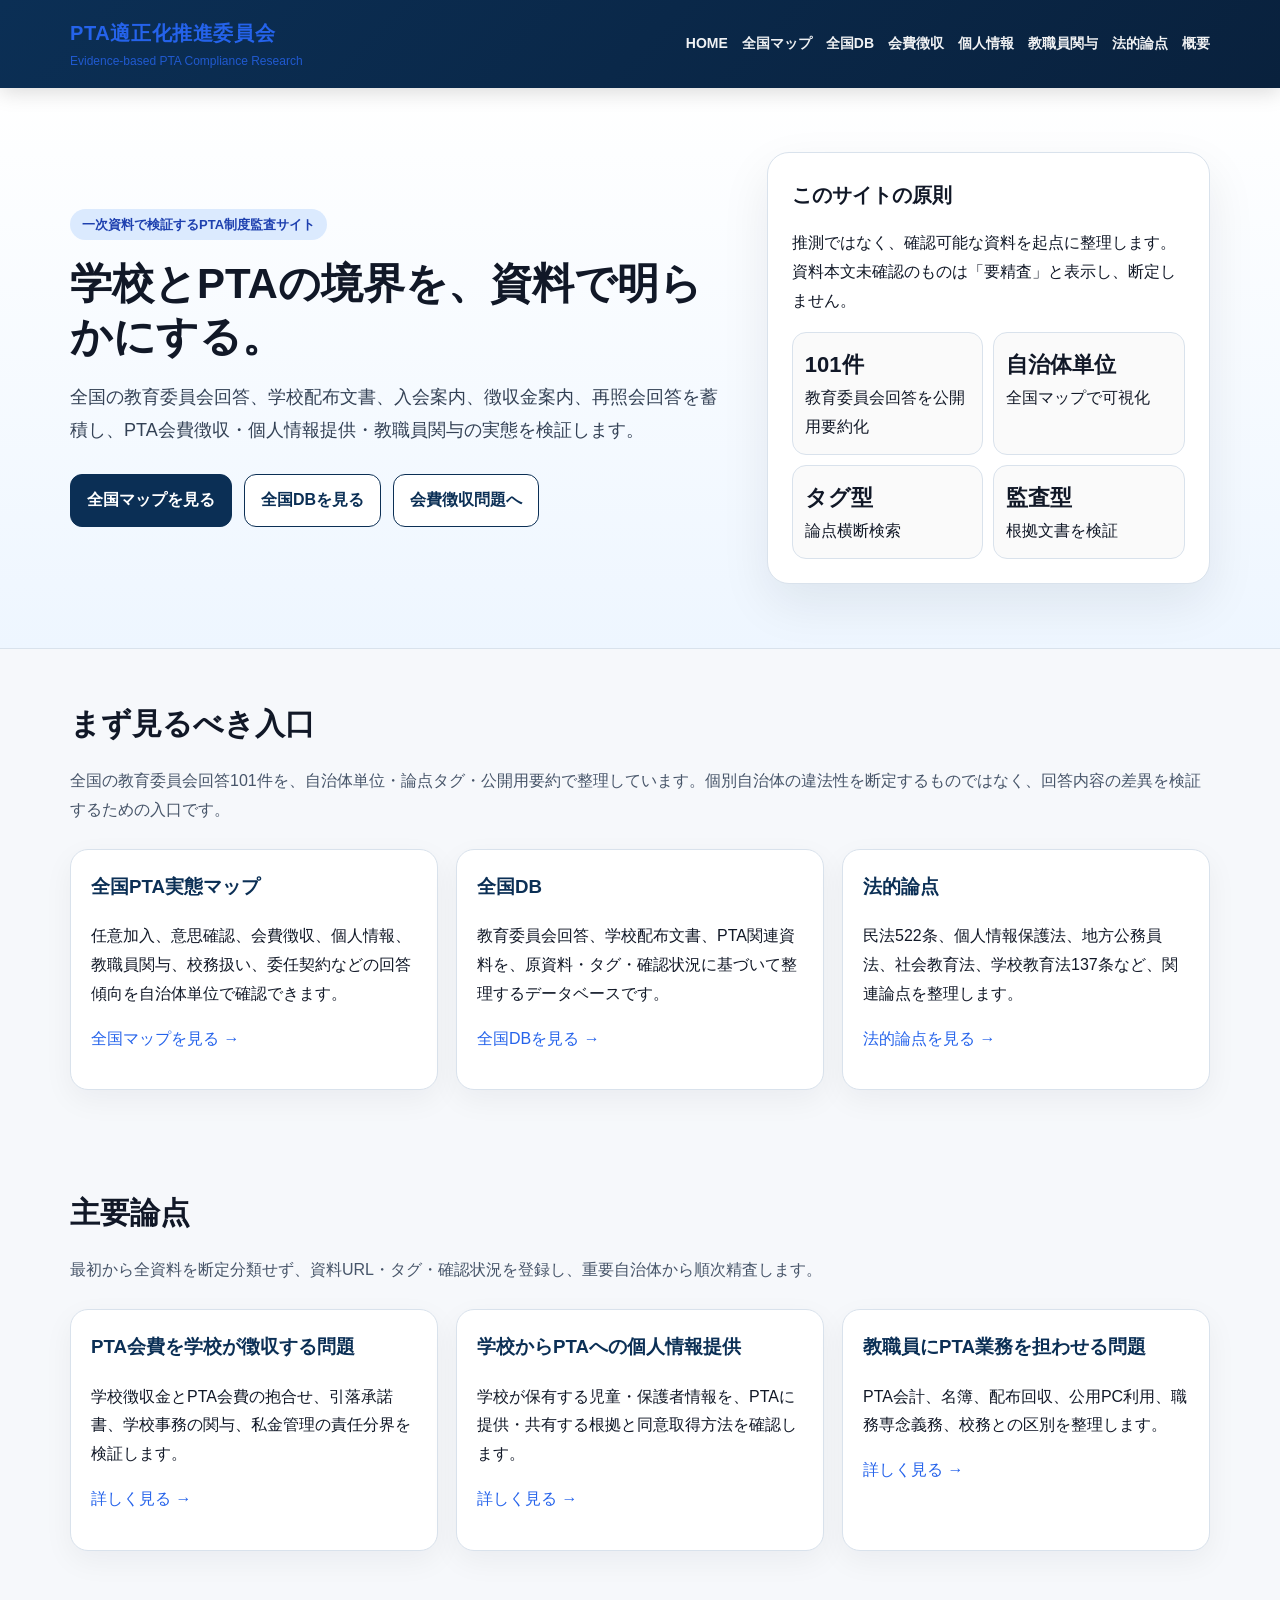
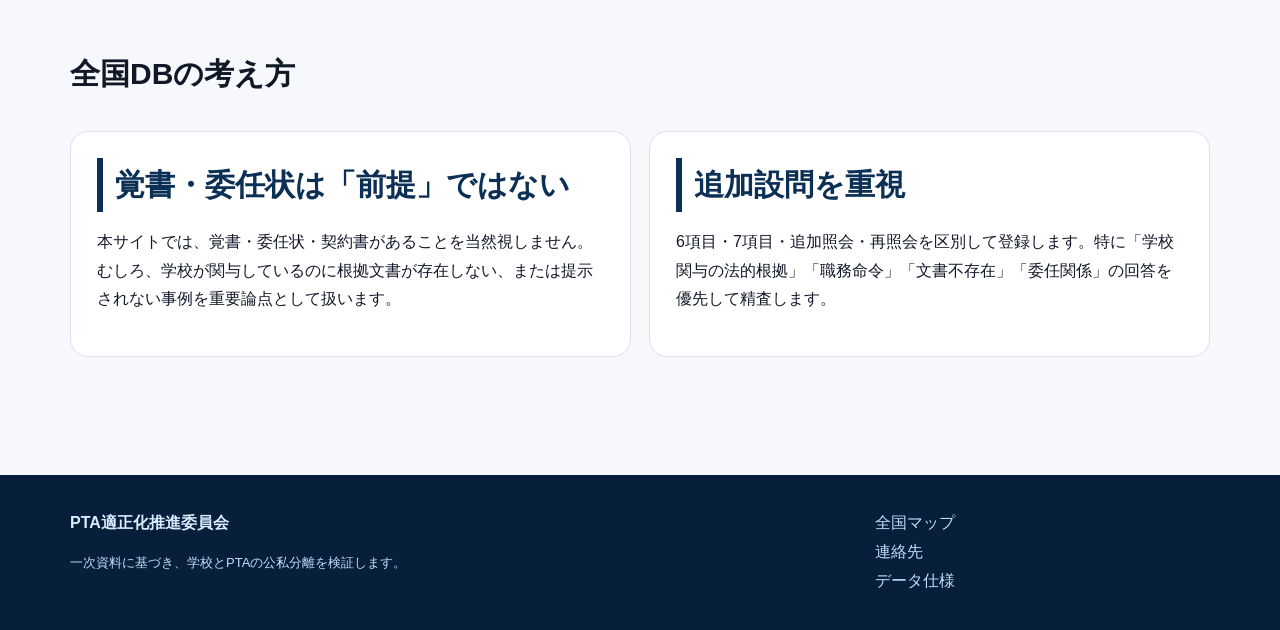
<file: index.html>
<!doctype html><html lang="ja"><head><meta charset="utf-8"><meta name="viewport" content="width=device-width,initial-scale=1"><title>PTA適正化推進委員会｜学校とPTAの境界を一次資料で検証</title><meta name="description" content="全国の教育委員会回答・学校配布文書・法令通知等に基づき、学校とPTAの公私分離を検証する研究サイトです。"><link rel="stylesheet" href="assets/style.css"></head><body><header class="site-header"><div class="container header-inner"><a class="brand" href="index.html"><span class="brand-title">PTA適正化推進委員会</span><span class="brand-sub">Evidence-based PTA Compliance Research</span></a><button class="nav-toggle">MENU</button><nav class="nav"><a href="index.html">HOME</a><a href="pages/map.html">全国マップ</a><a href="pages/database.html">全国DB</a><a href="pages/fee.html">会費徴収</a><a href="pages/privacy.html">個人情報</a><a href="pages/staff.html">教職員関与</a><a href="pages/legal.html">法的論点</a><a href="pages/contact.html">概要</a></nav></div></header><main><section class="hero"><div class="container hero-inner"><div><span class="eyebrow">一次資料で検証するPTA制度監査サイト</span><h1>学校とPTAの境界を、資料で明らかにする。</h1><p class="lead">全国の教育委員会回答、学校配布文書、入会案内、徴収金案内、再照会回答を蓄積し、PTA会費徴収・個人情報提供・教職員関与の実態を検証します。</p><div class="hero-actions"><a class="btn" href="pages/map.html">全国マップを見る</a><a class="btn secondary" href="pages/database.html">全国DBを見る</a><a class="btn secondary" href="pages/fee.html">会費徴収問題へ</a></div></div><aside class="hero-card"><h2>このサイトの原則</h2><p>推測ではなく、確認可能な資料を起点に整理します。資料本文未確認のものは「要精査」と表示し、断定しません。</p><div class="status-grid"><div class="status"><b>101件</b>教育委員会回答を公開用要約化</div><div class="status"><b>自治体単位</b>全国マップで可視化</div><div class="status"><b>タグ型</b>論点横断検索</div><div class="status"><b>監査型</b>根拠文書を検証</div></div></aside></div></section><section class="section"><div class="container"><h2>まず見るべき入口</h2><p class="section-intro">全国の教育委員会回答101件を、自治体単位・論点タグ・公開用要約で整理しています。個別自治体の違法性を断定するものではなく、回答内容の差異を検証するための入口です。</p><div class="cards"><article class="card"><h3>全国PTA実態マップ</h3><p>任意加入、意思確認、会費徴収、個人情報、教職員関与、校務扱い、委任契約などの回答傾向を自治体単位で確認できます。</p><p><a href="pages/map.html">全国マップを見る →</a></p></article><article class="card"><h3>全国DB</h3><p>教育委員会回答、学校配布文書、PTA関連資料を、原資料・タグ・確認状況に基づいて整理するデータベースです。</p><p><a href="pages/database.html">全国DBを見る →</a></p></article><article class="card"><h3>法的論点</h3><p>民法522条、個人情報保護法、地方公務員法、社会教育法、学校教育法137条など、関連論点を整理します。</p><p><a href="pages/legal.html">法的論点を見る →</a></p></article></div></div></section><section class="section"><div class="container"><h2>主要論点</h2><p class="section-intro">最初から全資料を断定分類せず、資料URL・タグ・確認状況を登録し、重要自治体から順次精査します。</p><div class="cards"><article class="card"><h3>PTA会費を学校が徴収する問題</h3><p>学校徴収金とPTA会費の抱合せ、引落承諾書、学校事務の関与、私金管理の責任分界を検証します。</p><p><a href="pages/fee.html">詳しく見る →</a></p></article><article class="card"><h3>学校からPTAへの個人情報提供</h3><p>学校が保有する児童・保護者情報を、PTAに提供・共有する根拠と同意取得方法を確認します。</p><p><a href="pages/privacy.html">詳しく見る →</a></p></article><article class="card"><h3>教職員にPTA業務を担わせる問題</h3><p>PTA会計、名簿、配布回収、公用PC利用、職務専念義務、校務との区別を整理します。</p><p><a href="pages/staff.html">詳しく見る →</a></p></article></div></div></section><section class="section"><div class="container"><h2>全国DBの考え方</h2><div class="two-col"><div class="article"><h2>覚書・委任状は「前提」ではない</h2><p>本サイトでは、覚書・委任状・契約書があることを当然視しません。むしろ、学校が関与しているのに根拠文書が存在しない、または提示されない事例を重要論点として扱います。</p></div><div class="article"><h2>追加設問を重視</h2><p>6項目・7項目・追加照会・再照会を区別して登録します。特に「学校関与の法的根拠」「職務命令」「文書不存在」「委任関係」の回答を優先して精査します。</p></div></div></div></section></main><footer class="site-footer"><div class="container footer-inner"><div><b>PTA適正化推進委員会</b><p class="small">一次資料に基づき、学校とPTAの公私分離を検証します。</p></div><div><a href="pages/map.html">全国マップ</a><br><a href="pages/contact.html">連絡先</a><br><a href="data/schema.md">データ仕様</a></div></div></footer><script src="assets/app.js"></script></body></html>
</file>
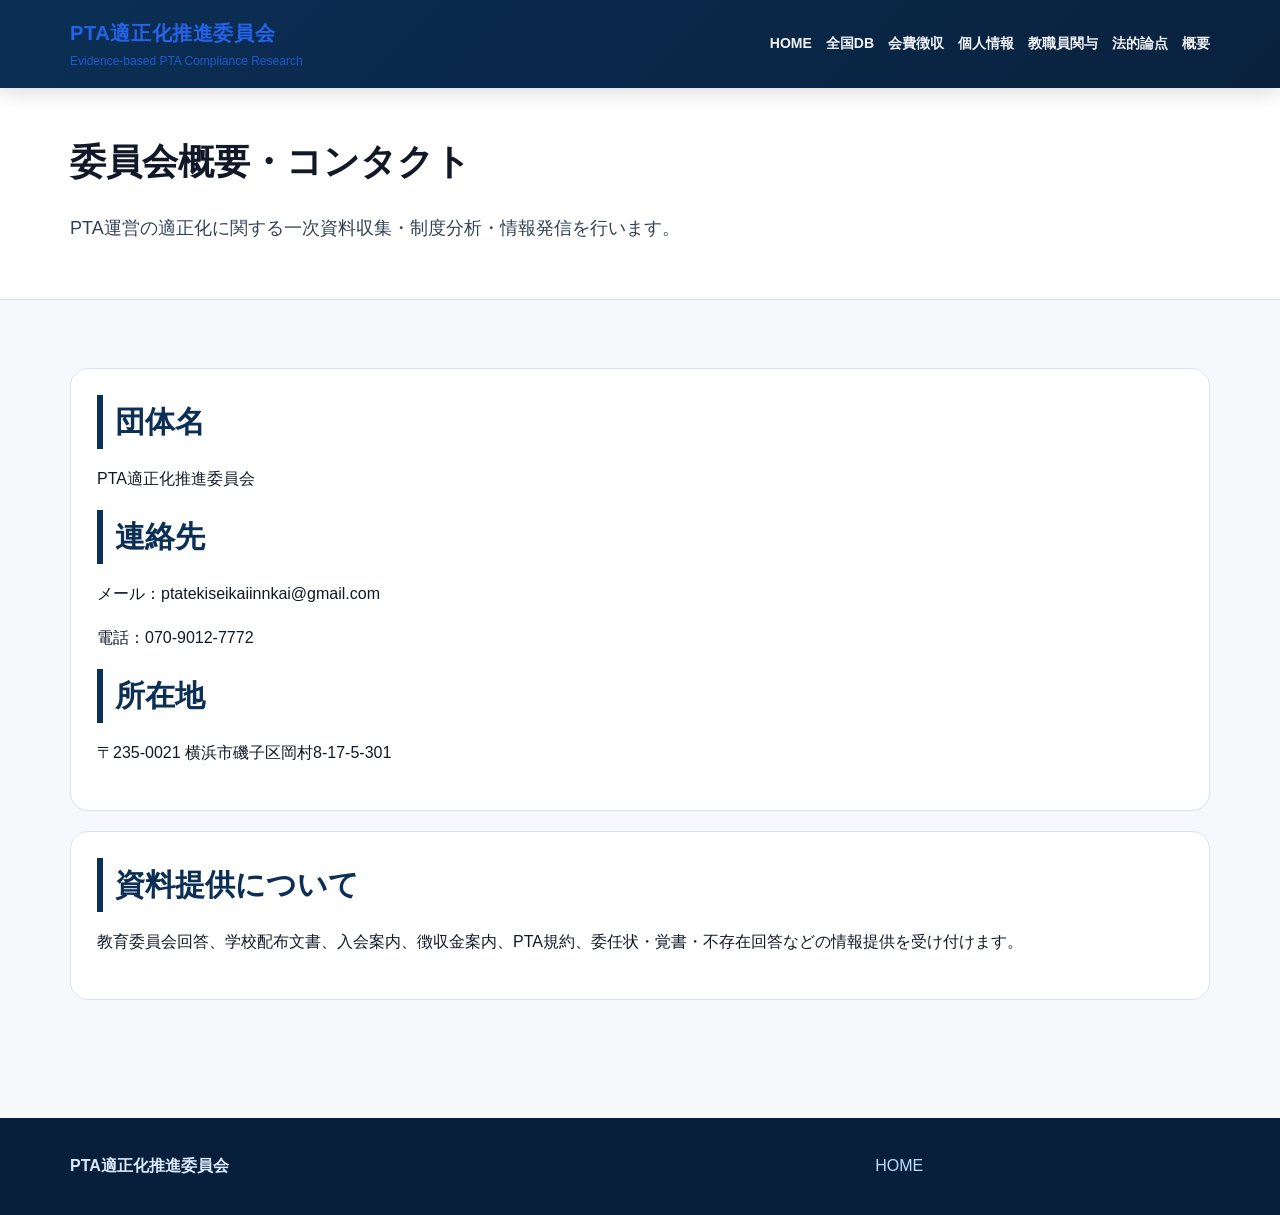
<file: pages/contact.html>
<!doctype html><html lang="ja"><head><meta charset="utf-8"><meta name="viewport" content="width=device-width,initial-scale=1"><title>委員会概要・連絡先</title><link rel="stylesheet" href="../assets/style.css"></head><body><header class="site-header"><div class="container header-inner"><a class="brand" href="../index.html"><span class="brand-title">PTA適正化推進委員会</span><span class="brand-sub">Evidence-based PTA Compliance Research</span></a><button class="nav-toggle">MENU</button><nav class="nav"><a href="../index.html">HOME</a><a href="database.html">全国DB</a><a href="fee.html">会費徴収</a><a href="privacy.html">個人情報</a><a href="staff.html">教職員関与</a><a href="legal.html">法的論点</a><a href="contact.html">概要</a></nav></div></header><main><section class="page-title"><div class="container"><h1>委員会概要・コンタクト</h1><p class="lead">PTA運営の適正化に関する一次資料収集・制度分析・情報発信を行います。</p></div></section><section class="section"><div class="container"><article class="article"><h2>団体名</h2><p>PTA適正化推進委員会</p><h2>連絡先</h2><p>メール：ptatekiseikaiinnkai@gmail.com</p><p>電話：070-9012-7772</p><h2>所在地</h2><p>〒235-0021 横浜市磯子区岡村8-17-5-301</p></article><article class="article"><h2>資料提供について</h2><p>教育委員会回答、学校配布文書、入会案内、徴収金案内、PTA規約、委任状・覚書・不存在回答などの情報提供を受け付けます。</p></article></div></section></main><footer class="site-footer"><div class="container footer-inner"><div><b>PTA適正化推進委員会</b></div><div><a href="../index.html">HOME</a></div></div></footer><script src="../assets/app.js"></script></body></html>
</file>
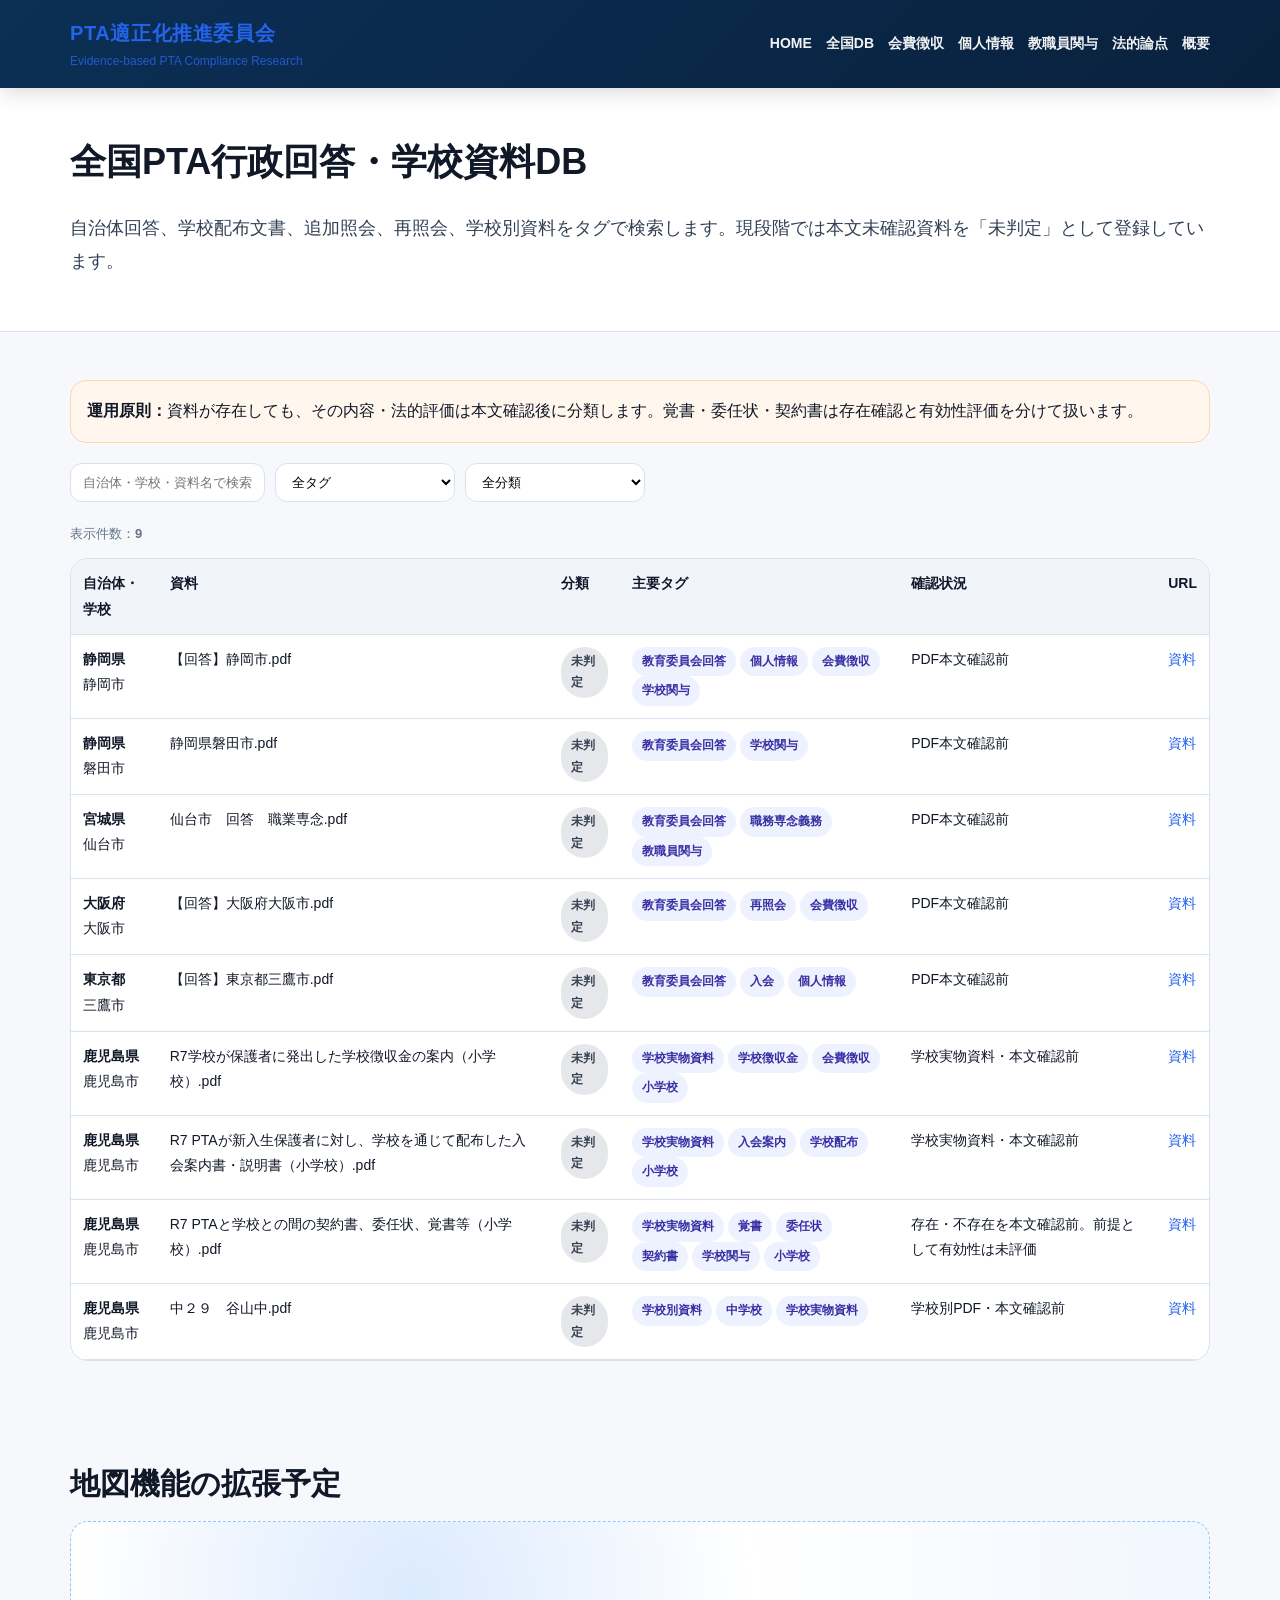
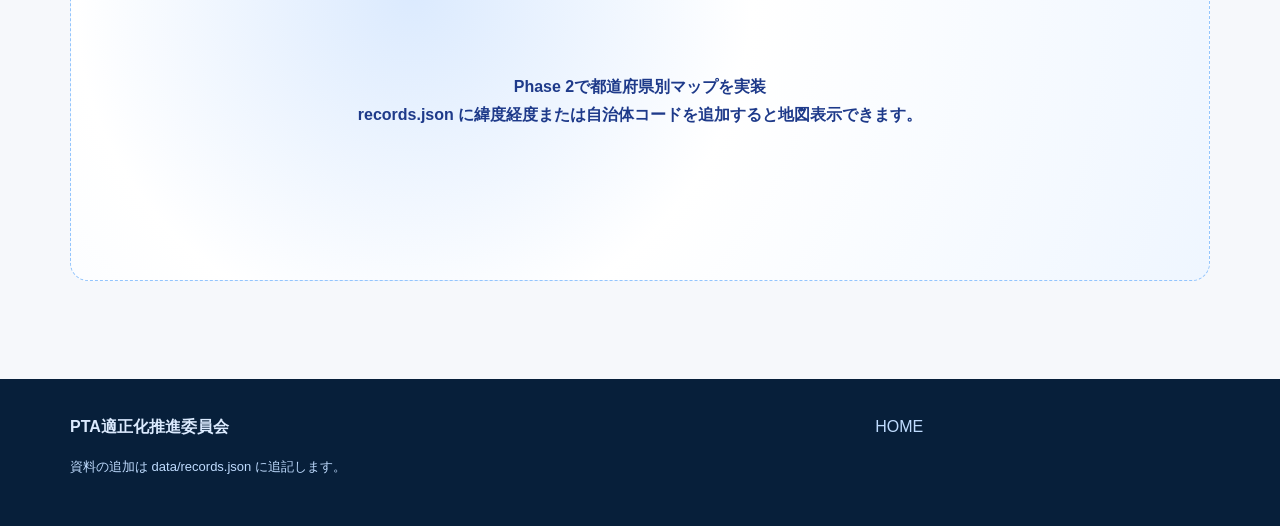
<file: pages/database.html>
<!doctype html><html lang="ja"><head><meta charset="utf-8"><meta name="viewport" content="width=device-width,initial-scale=1"><title>全国PTA行政回答DB｜PTA適正化推進委員会</title><link rel="stylesheet" href="../assets/style.css"></head><body><header class="site-header"><div class="container header-inner"><a class="brand" href="../index.html"><span class="brand-title">PTA適正化推進委員会</span><span class="brand-sub">Evidence-based PTA Compliance Research</span></a><button class="nav-toggle">MENU</button><nav class="nav"><a href="../index.html">HOME</a><a href="database.html">全国DB</a><a href="fee.html">会費徴収</a><a href="privacy.html">個人情報</a><a href="staff.html">教職員関与</a><a href="legal.html">法的論点</a><a href="contact.html">概要</a></nav></div></header><main><section class="page-title"><div class="container"><h1>全国PTA行政回答・学校資料DB</h1><p class="lead">自治体回答、学校配布文書、追加照会、再照会、学校別資料をタグで検索します。現段階では本文未確認資料を「未判定」として登録しています。</p></div></section><section class="section"><div class="container"><div class="notice"><b>運用原則：</b>資料が存在しても、その内容・法的評価は本文確認後に分類します。覚書・委任状・契約書は存在確認と有効性評価を分けて扱います。</div><div class="filters"><input id="q" placeholder="自治体・学校・資料名で検索"><select id="tag"></select><select id="type"><option value="">全分類</option><option value="A">適正分離</option><option value="B">委任・依頼継続</option><option value="C">資料確認中</option><option value="D">高リスク</option><option value="N">未判定</option></select></div><p class="small">表示件数：<b id="count">0</b></p><div id="db-table" class="table-wrap"></div></div></section><section class="section"><div class="container"><h2>地図機能の拡張予定</h2><div class="map-placeholder">Phase 2で都道府県別マップを実装<br>records.json に緯度経度または自治体コードを追加すると地図表示できます。</div></div></section></main><footer class="site-footer"><div class="container footer-inner"><div><b>PTA適正化推進委員会</b><p class="small">資料の追加は data/records.json に追記します。</p></div><div><a href="../index.html">HOME</a></div></div></footer><script src="../assets/app.js"></script></body></html>
</file>
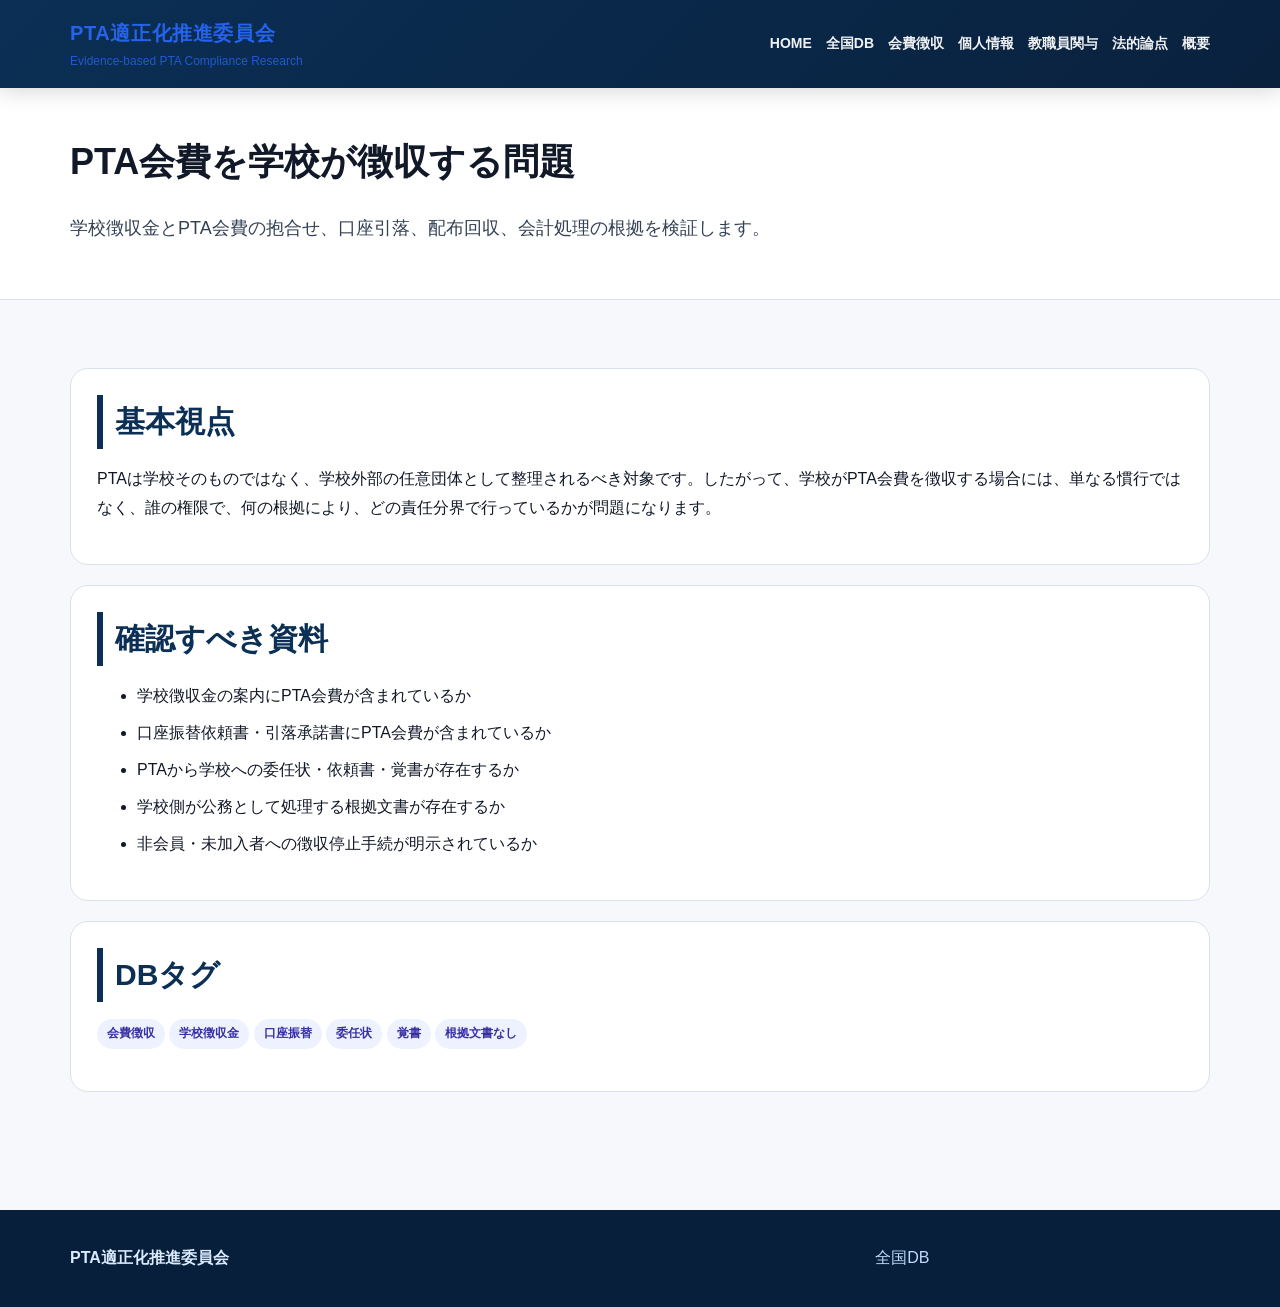
<file: pages/fee.html>
<!doctype html><html lang="ja"><head><meta charset="utf-8"><meta name="viewport" content="width=device-width,initial-scale=1"><title>PTA会費徴収問題</title><link rel="stylesheet" href="../assets/style.css"></head><body><header class="site-header"><div class="container header-inner"><a class="brand" href="../index.html"><span class="brand-title">PTA適正化推進委員会</span><span class="brand-sub">Evidence-based PTA Compliance Research</span></a><button class="nav-toggle">MENU</button><nav class="nav"><a href="../index.html">HOME</a><a href="database.html">全国DB</a><a href="fee.html">会費徴収</a><a href="privacy.html">個人情報</a><a href="staff.html">教職員関与</a><a href="legal.html">法的論点</a><a href="contact.html">概要</a></nav></div></header><main><section class="page-title"><div class="container"><h1>PTA会費を学校が徴収する問題</h1><p class="lead">学校徴収金とPTA会費の抱合せ、口座引落、配布回収、会計処理の根拠を検証します。</p></div></section><section class="section"><div class="container"><article class="article"><h2>基本視点</h2><p>PTAは学校そのものではなく、学校外部の任意団体として整理されるべき対象です。したがって、学校がPTA会費を徴収する場合には、単なる慣行ではなく、誰の権限で、何の根拠により、どの責任分界で行っているかが問題になります。</p></article><article class="article"><h2>確認すべき資料</h2><ul class="checklist"><li>学校徴収金の案内にPTA会費が含まれているか</li><li>口座振替依頼書・引落承諾書にPTA会費が含まれているか</li><li>PTAから学校への委任状・依頼書・覚書が存在するか</li><li>学校側が公務として処理する根拠文書が存在するか</li><li>非会員・未加入者への徴収停止手続が明示されているか</li></ul></article><article class="article"><h2>DBタグ</h2><p><span class="tag">会費徴収</span> <span class="tag">学校徴収金</span> <span class="tag">口座振替</span> <span class="tag">委任状</span> <span class="tag">覚書</span> <span class="tag">根拠文書なし</span></p></article></div></section></main><footer class="site-footer"><div class="container footer-inner"><div><b>PTA適正化推進委員会</b></div><div><a href="database.html">全国DB</a></div></div></footer><script src="../assets/app.js"></script></body></html>
</file>
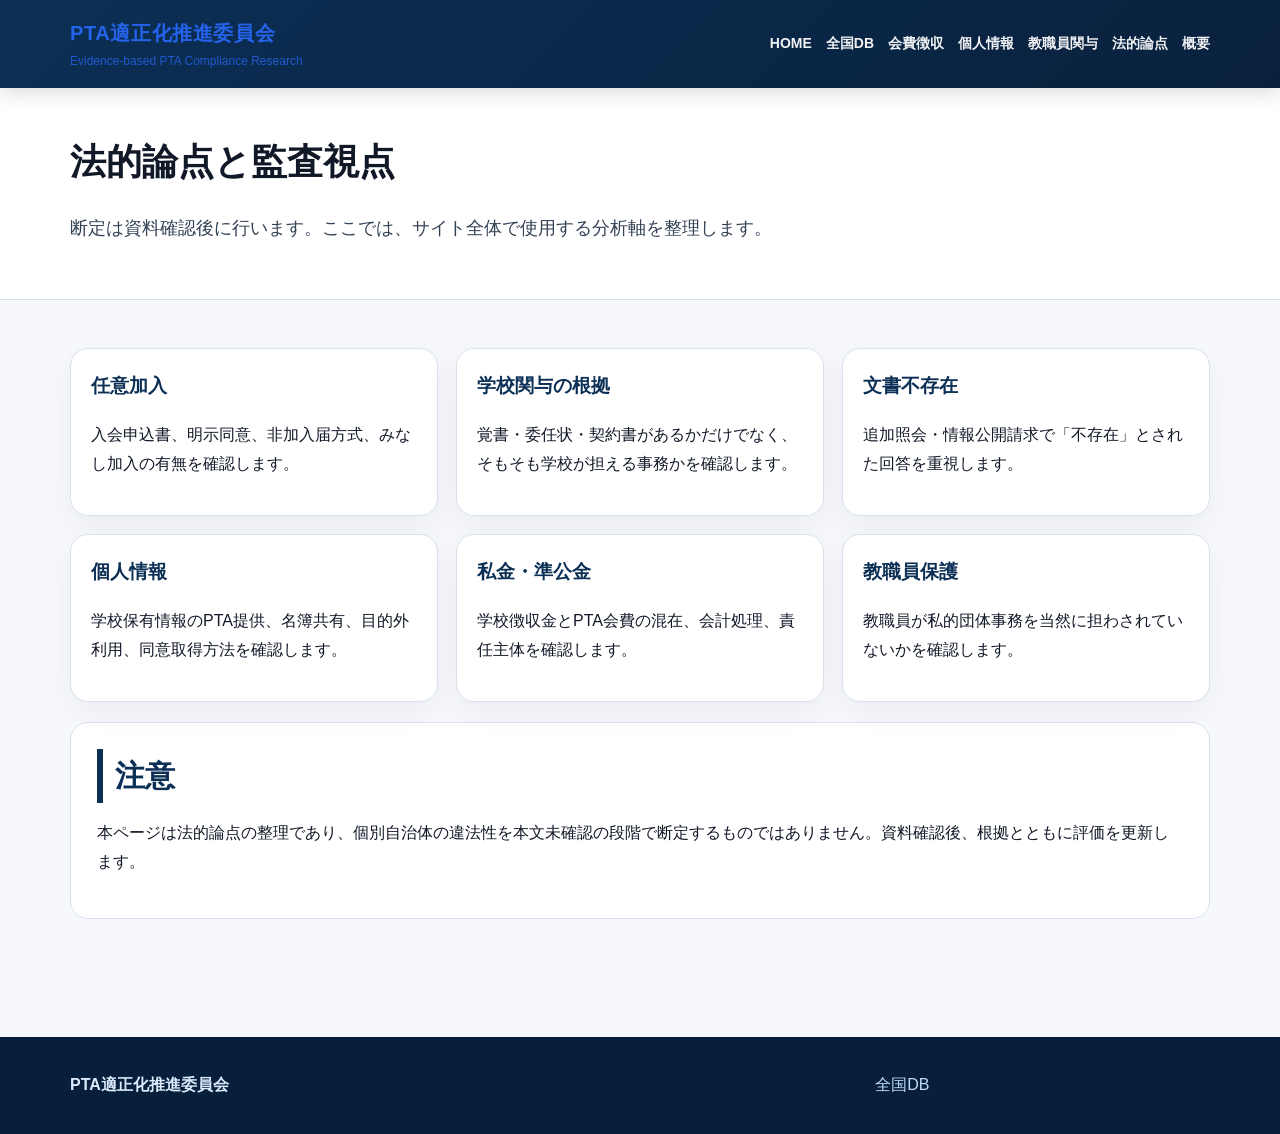
<file: pages/legal.html>
<!doctype html><html lang="ja"><head><meta charset="utf-8"><meta name="viewport" content="width=device-width,initial-scale=1"><title>法的論点と監査視点</title><link rel="stylesheet" href="../assets/style.css"></head><body><header class="site-header"><div class="container header-inner"><a class="brand" href="../index.html"><span class="brand-title">PTA適正化推進委員会</span><span class="brand-sub">Evidence-based PTA Compliance Research</span></a><button class="nav-toggle">MENU</button><nav class="nav"><a href="../index.html">HOME</a><a href="database.html">全国DB</a><a href="fee.html">会費徴収</a><a href="privacy.html">個人情報</a><a href="staff.html">教職員関与</a><a href="legal.html">法的論点</a><a href="contact.html">概要</a></nav></div></header><main><section class="page-title"><div class="container"><h1>法的論点と監査視点</h1><p class="lead">断定は資料確認後に行います。ここでは、サイト全体で使用する分析軸を整理します。</p></div></section><section class="section"><div class="container"><div class="cards"><article class="card"><h3>任意加入</h3><p>入会申込書、明示同意、非加入届方式、みなし加入の有無を確認します。</p></article><article class="card"><h3>学校関与の根拠</h3><p>覚書・委任状・契約書があるかだけでなく、そもそも学校が担える事務かを確認します。</p></article><article class="card"><h3>文書不存在</h3><p>追加照会・情報公開請求で「不存在」とされた回答を重視します。</p></article><article class="card"><h3>個人情報</h3><p>学校保有情報のPTA提供、名簿共有、目的外利用、同意取得方法を確認します。</p></article><article class="card"><h3>私金・準公金</h3><p>学校徴収金とPTA会費の混在、会計処理、責任主体を確認します。</p></article><article class="card"><h3>教職員保護</h3><p>教職員が私的団体事務を当然に担わされていないかを確認します。</p></article></div><article class="article"><h2>注意</h2><p>本ページは法的論点の整理であり、個別自治体の違法性を本文未確認の段階で断定するものではありません。資料確認後、根拠とともに評価を更新します。</p></article></div></section></main><footer class="site-footer"><div class="container footer-inner"><div><b>PTA適正化推進委員会</b></div><div><a href="database.html">全国DB</a></div></div></footer><script src="../assets/app.js"></script></body></html>
</file>
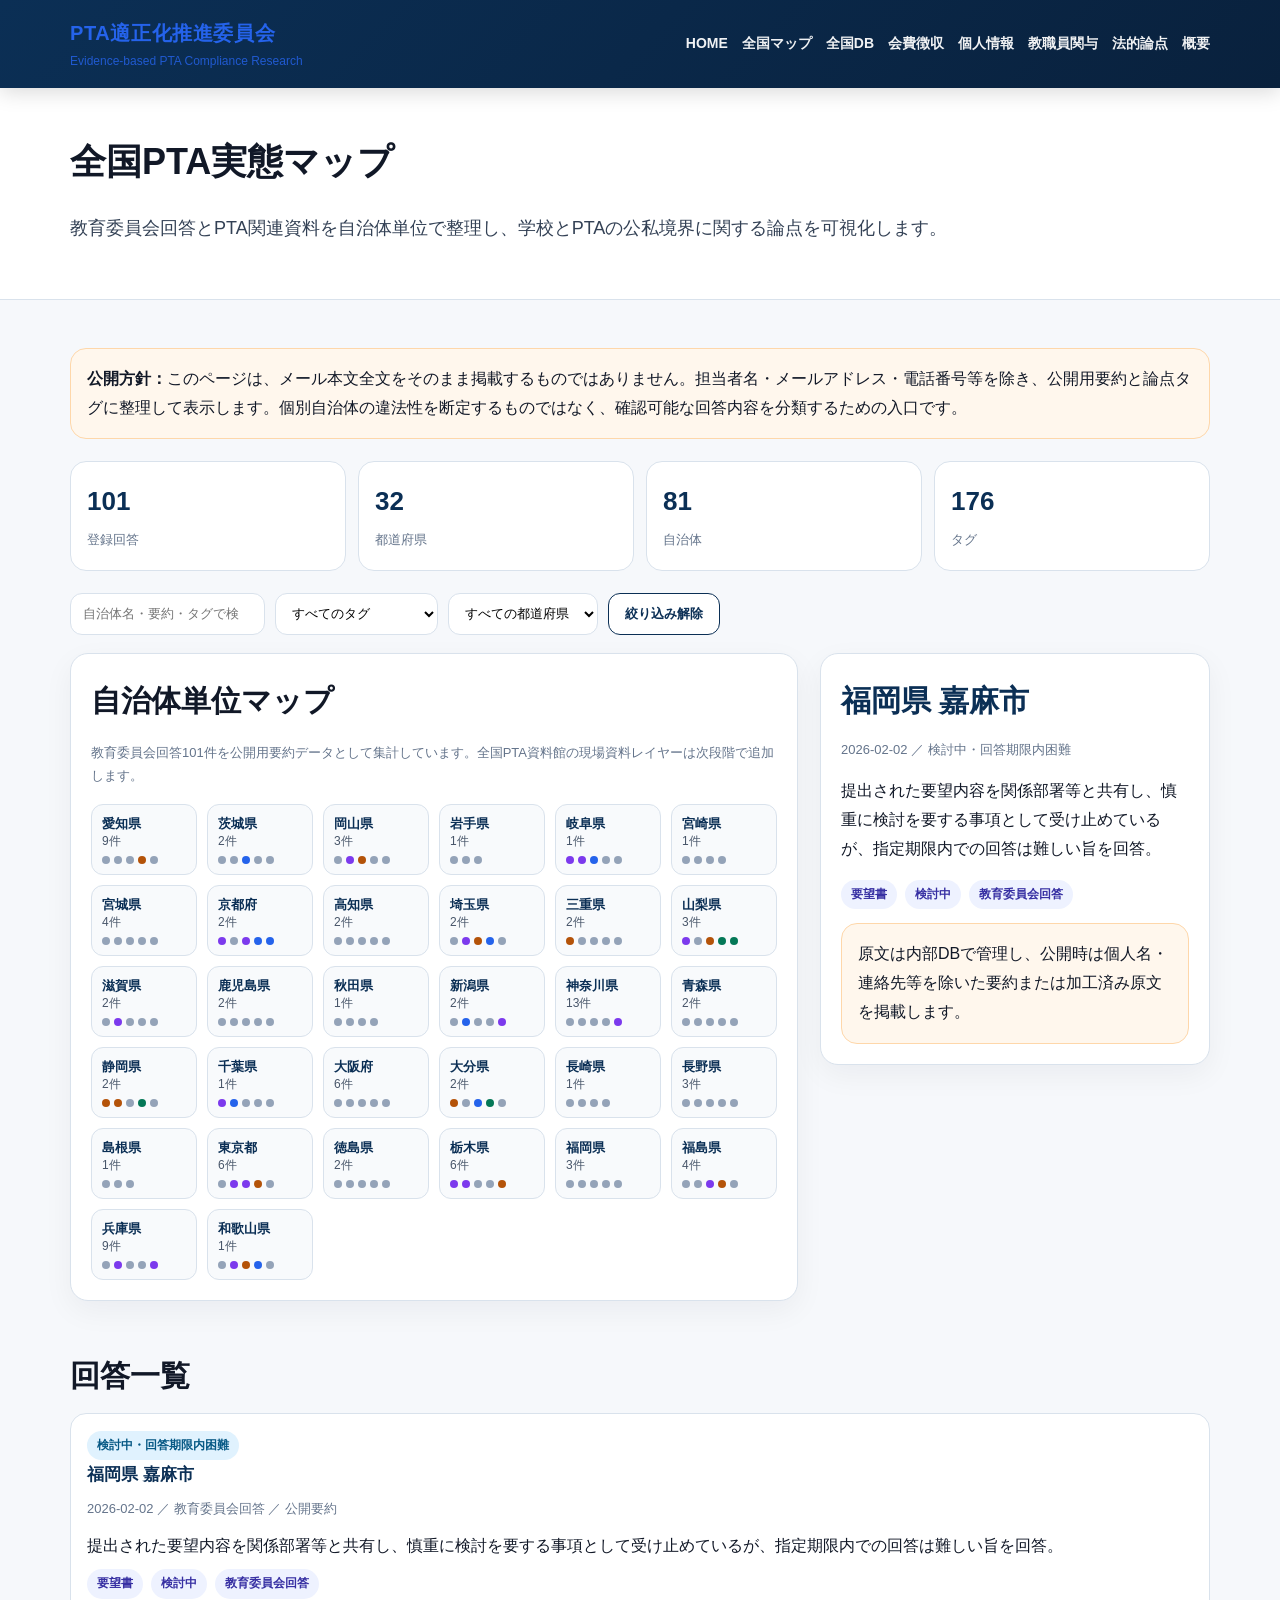
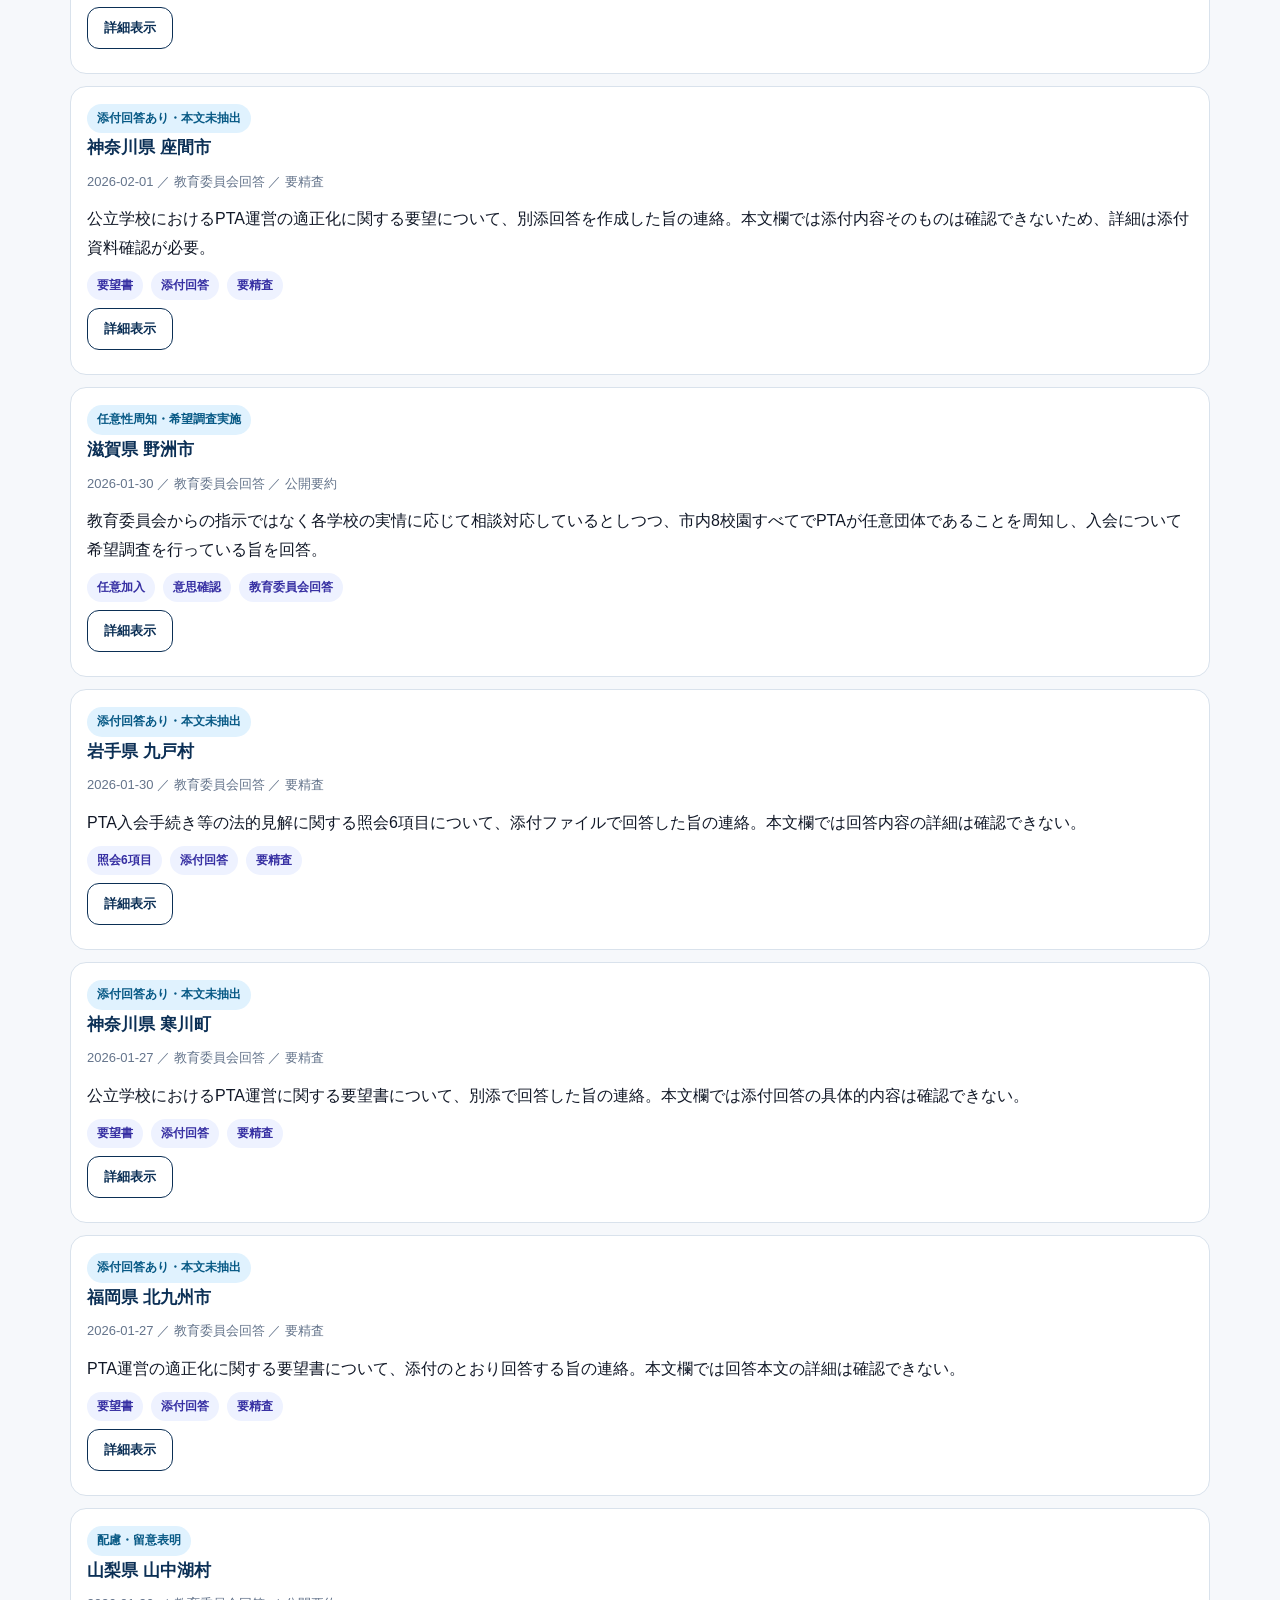
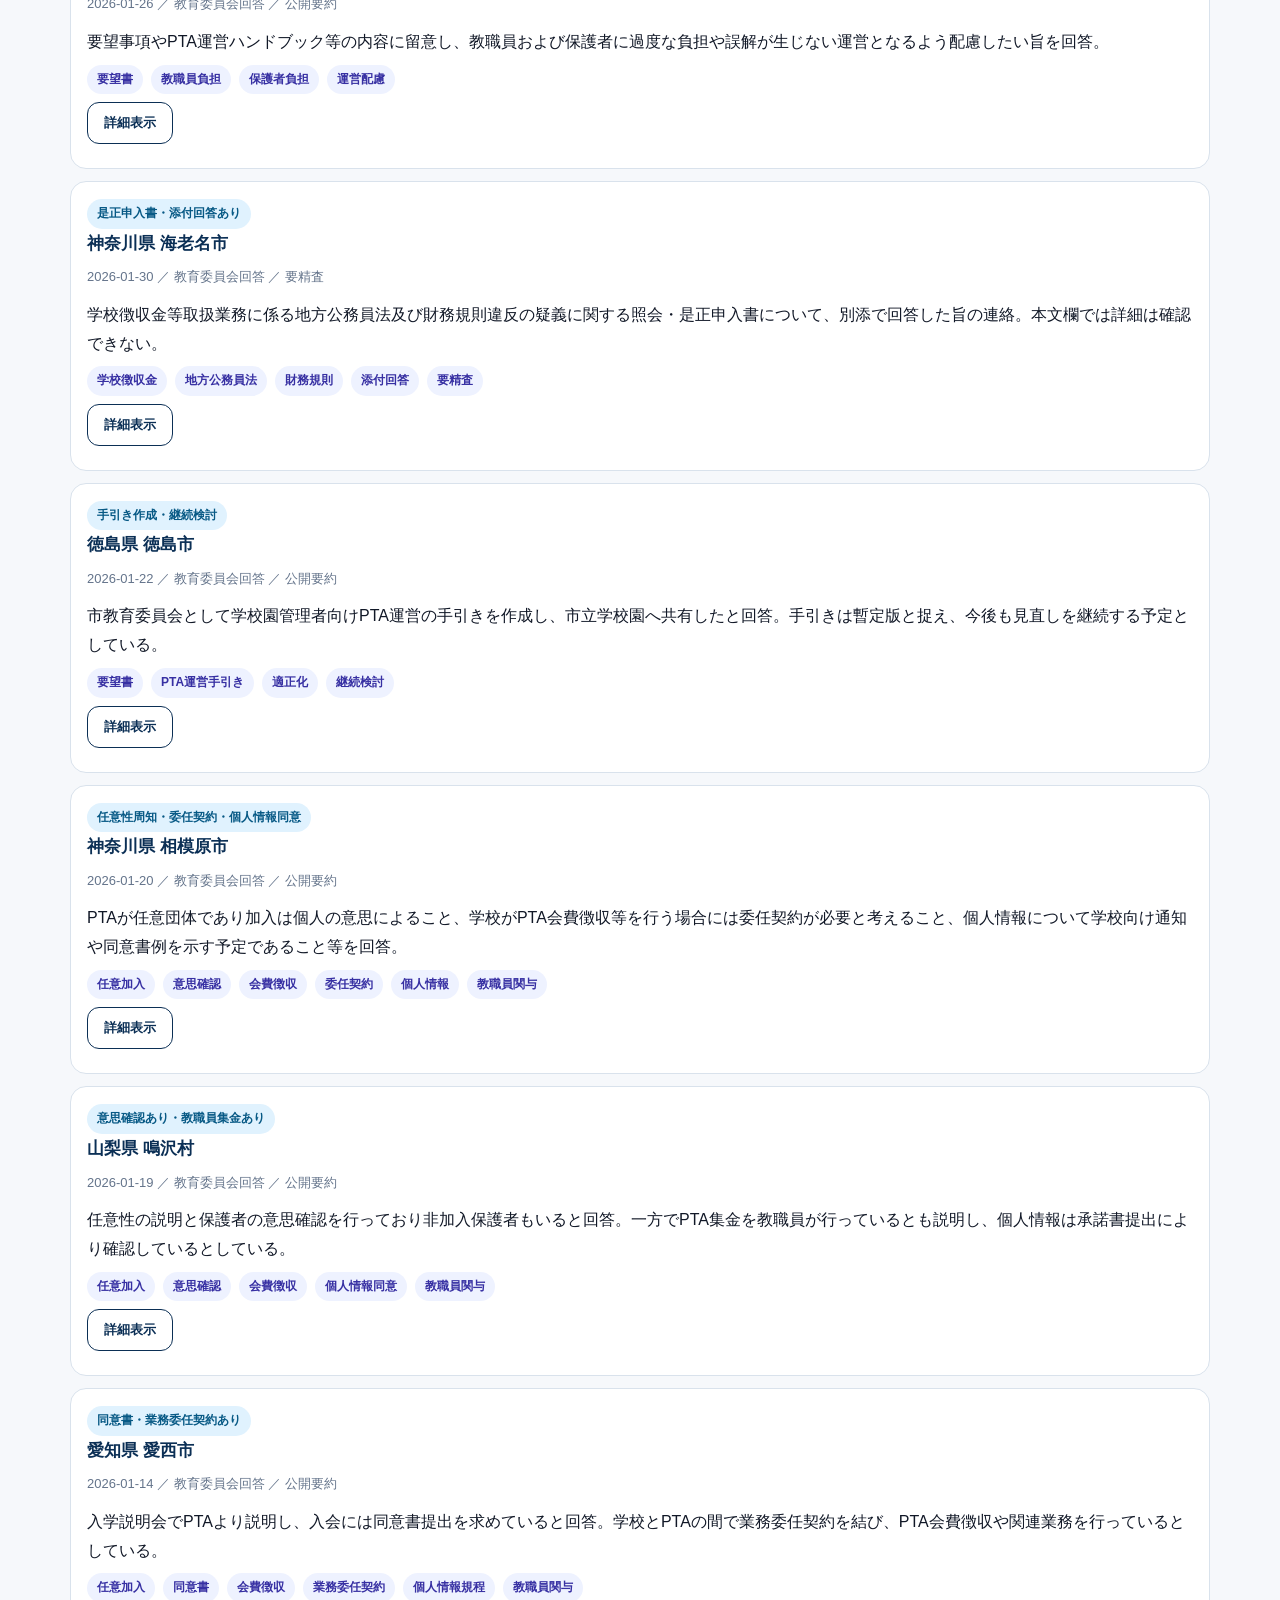
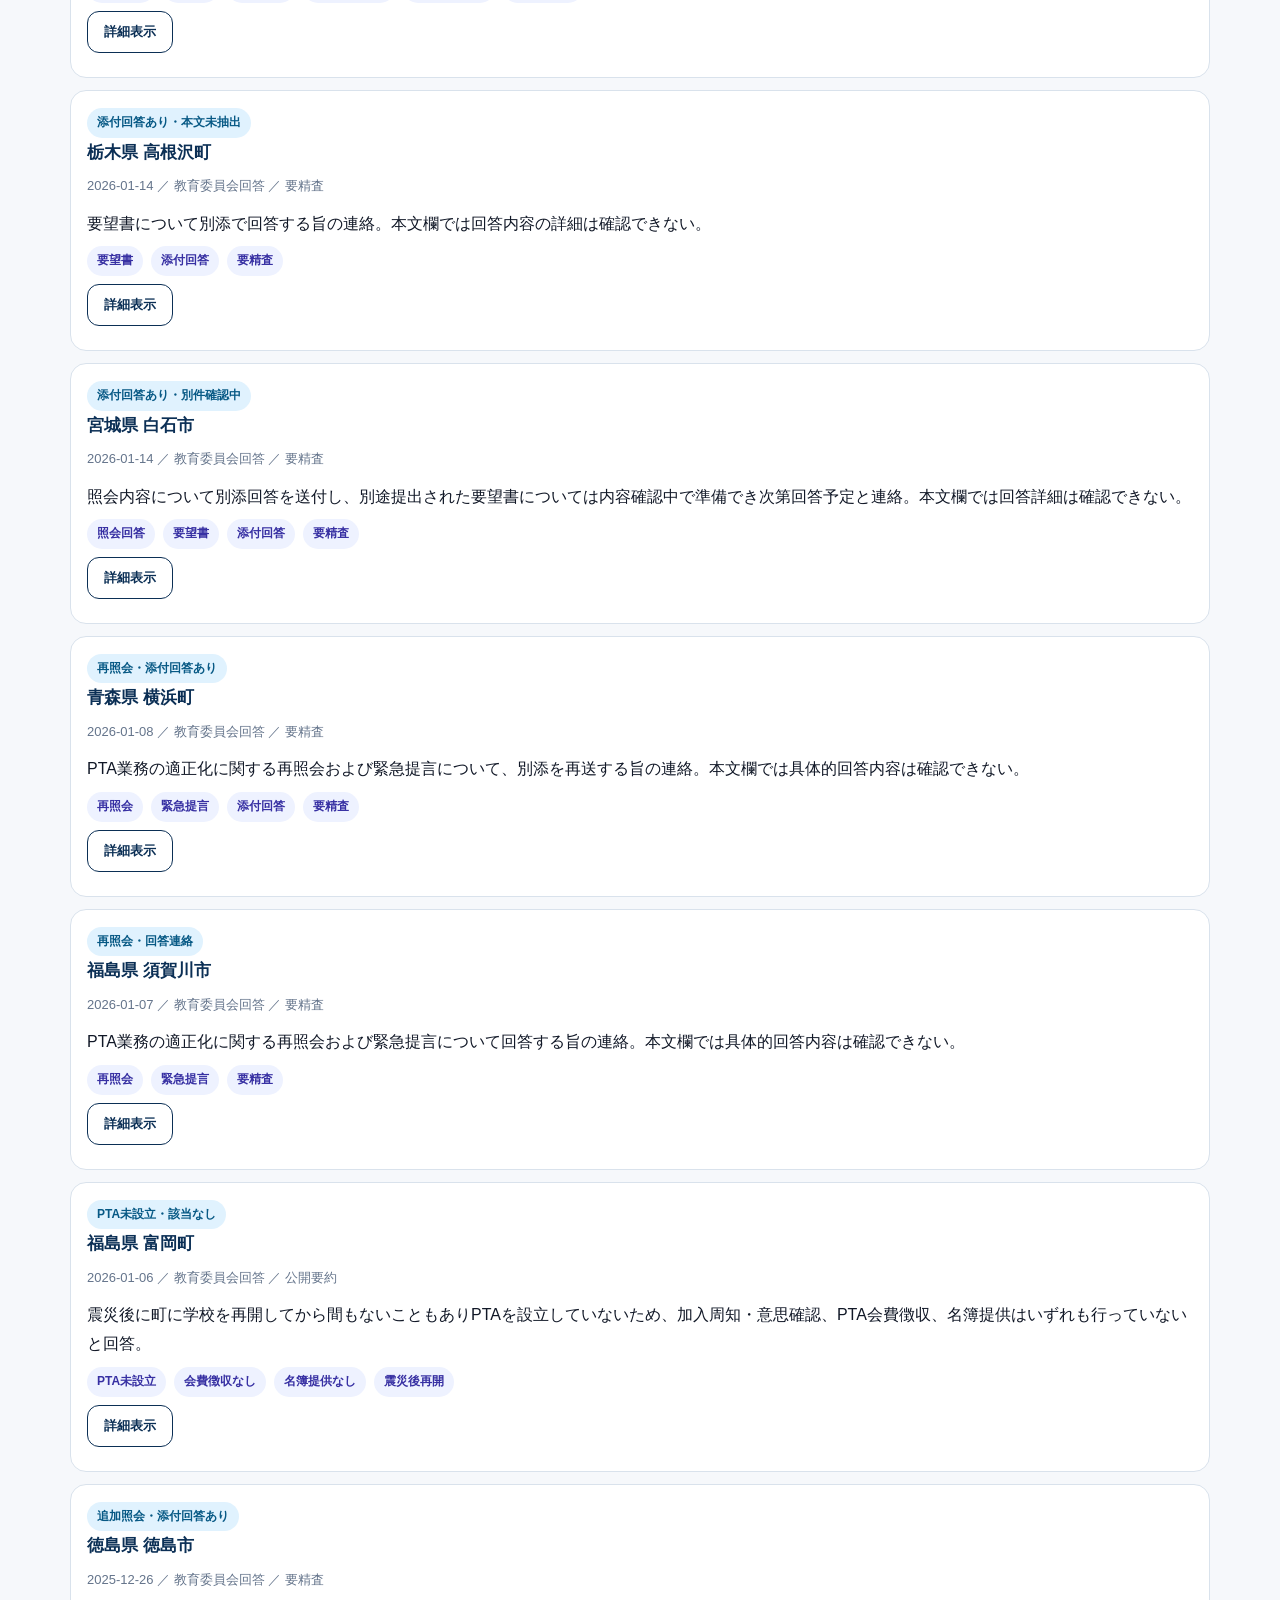
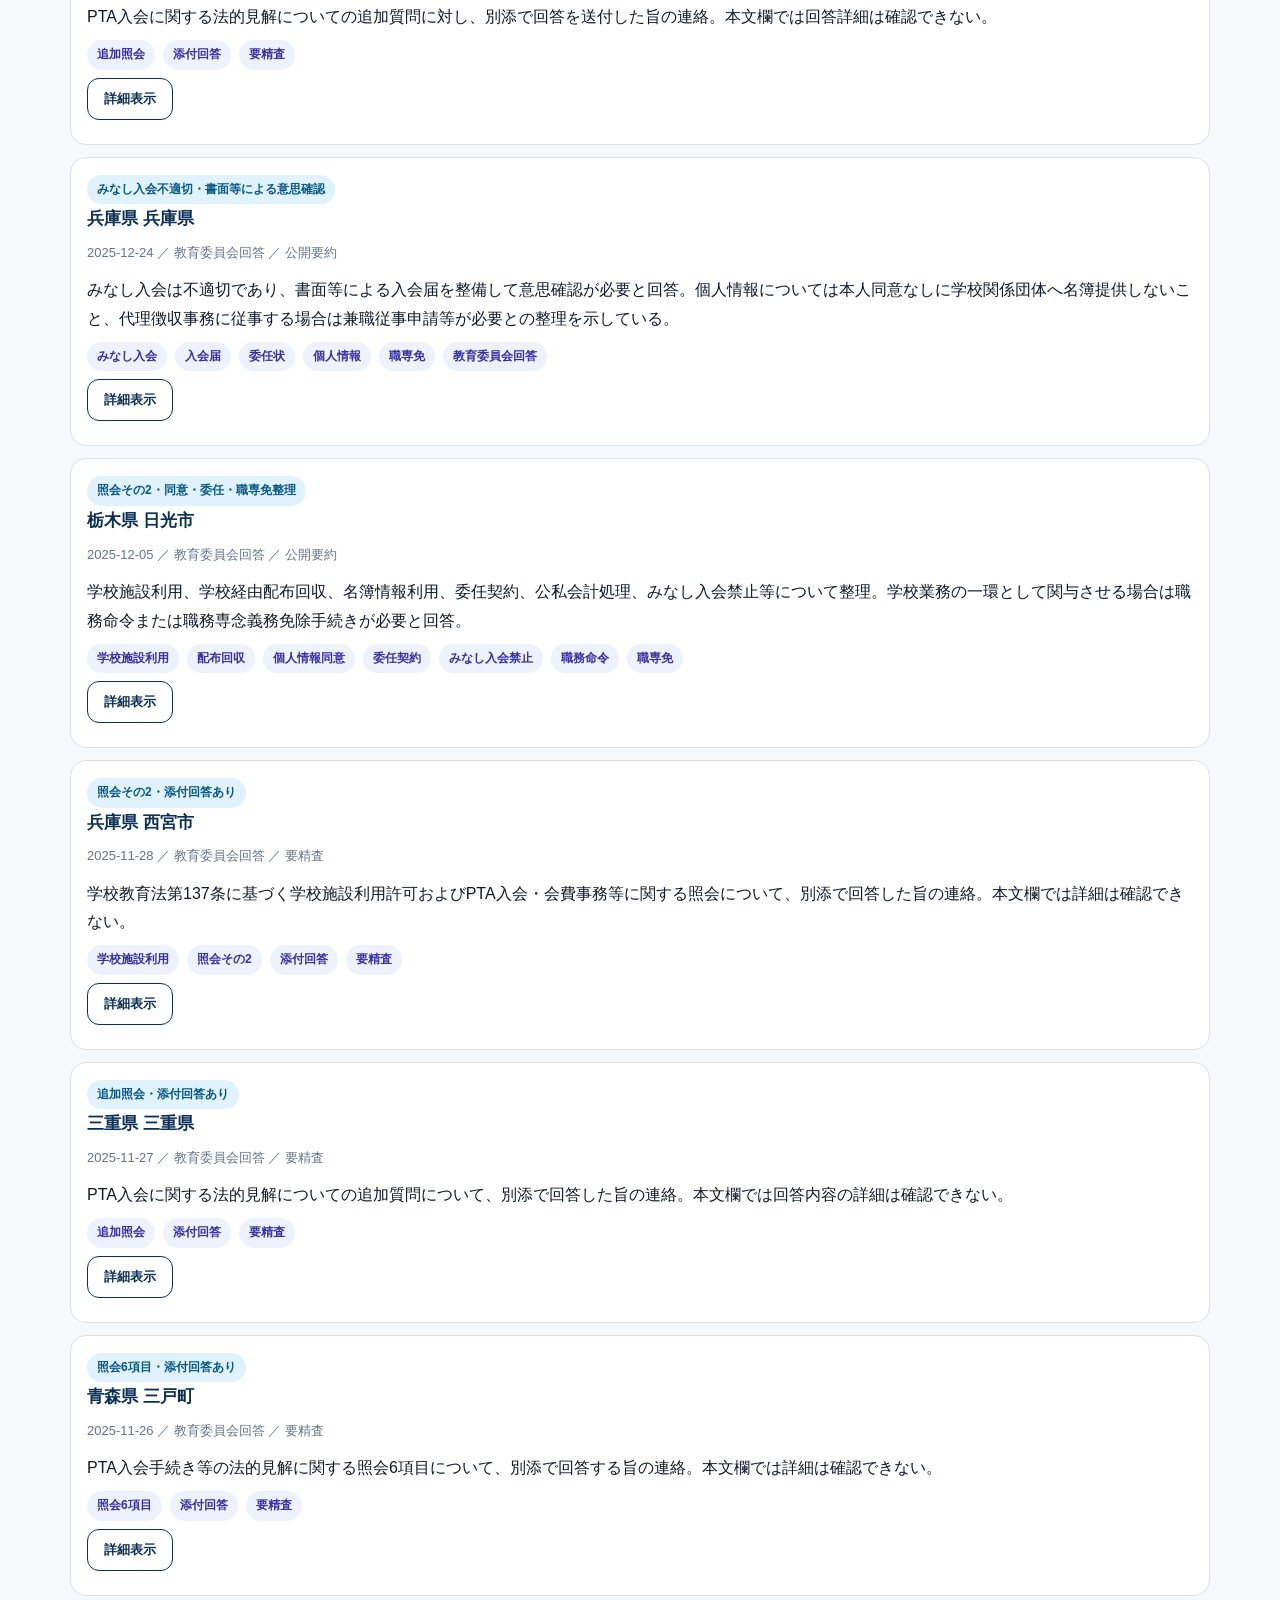
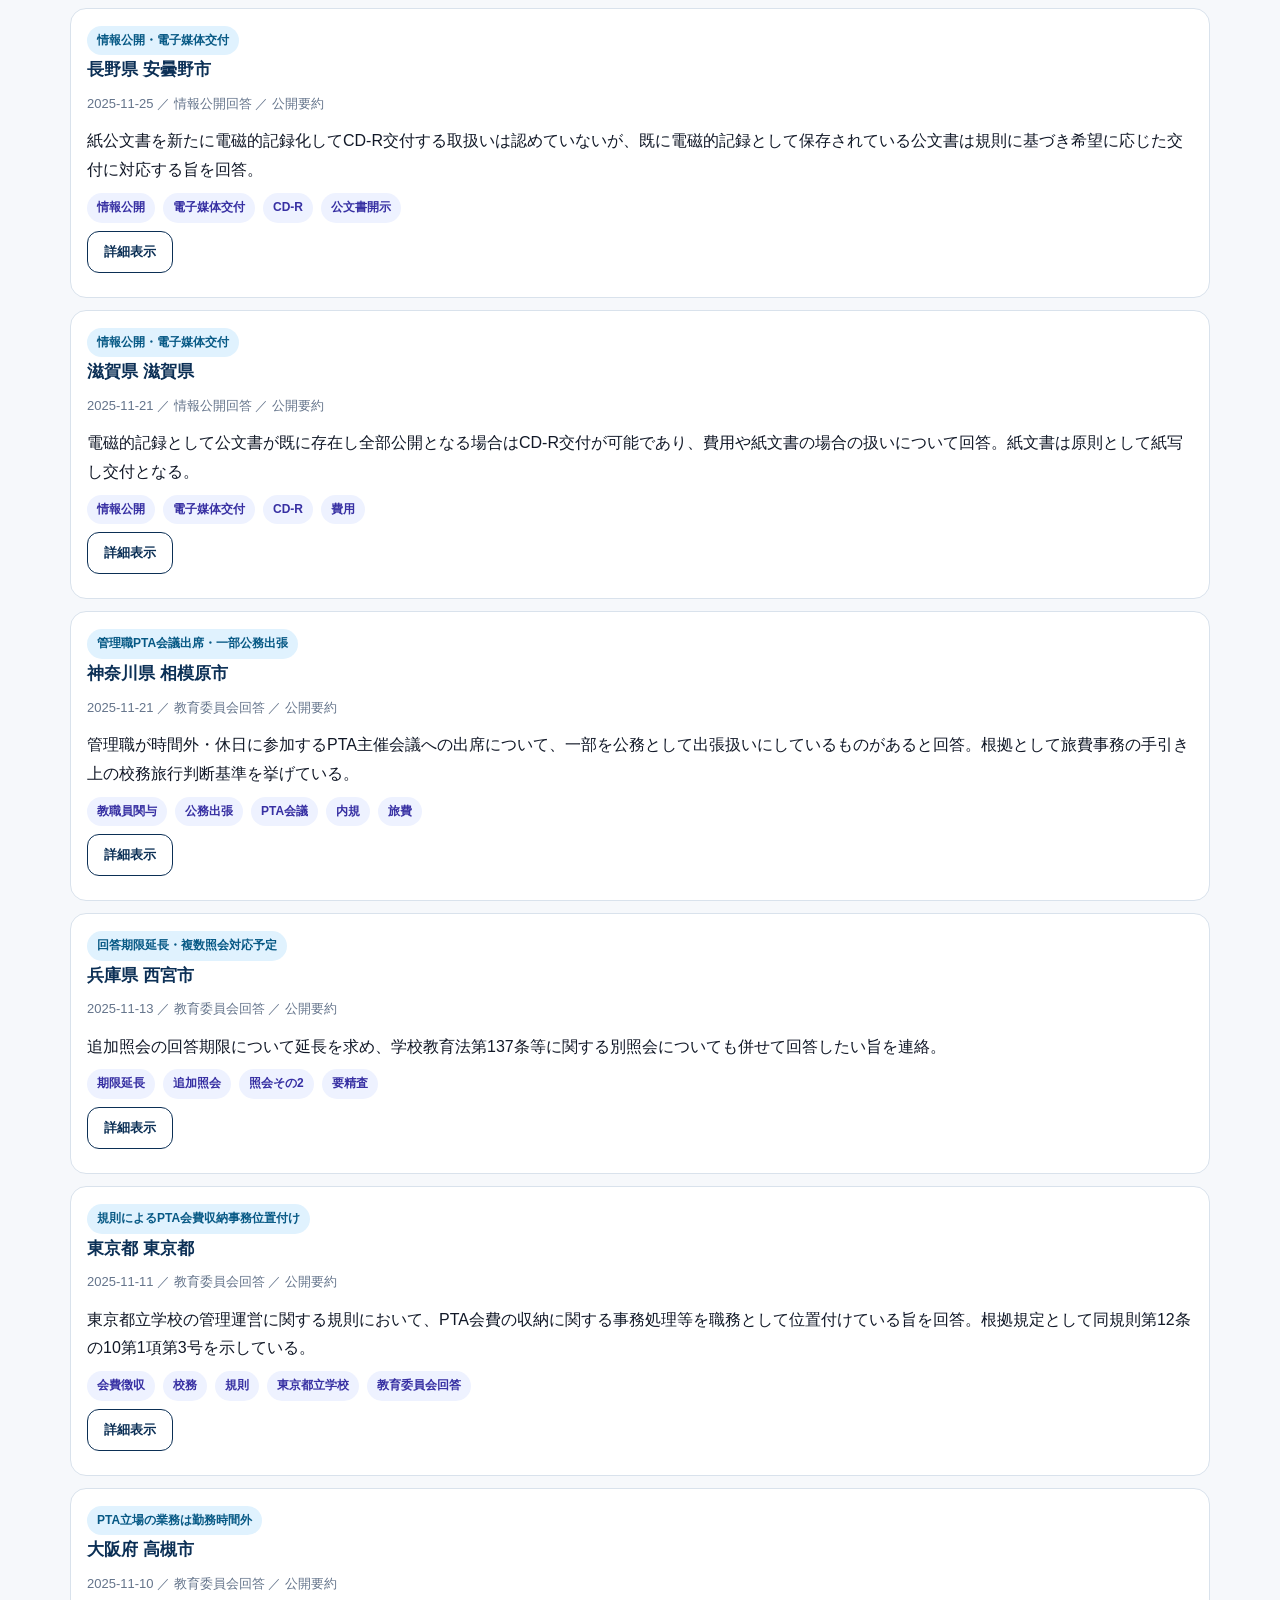
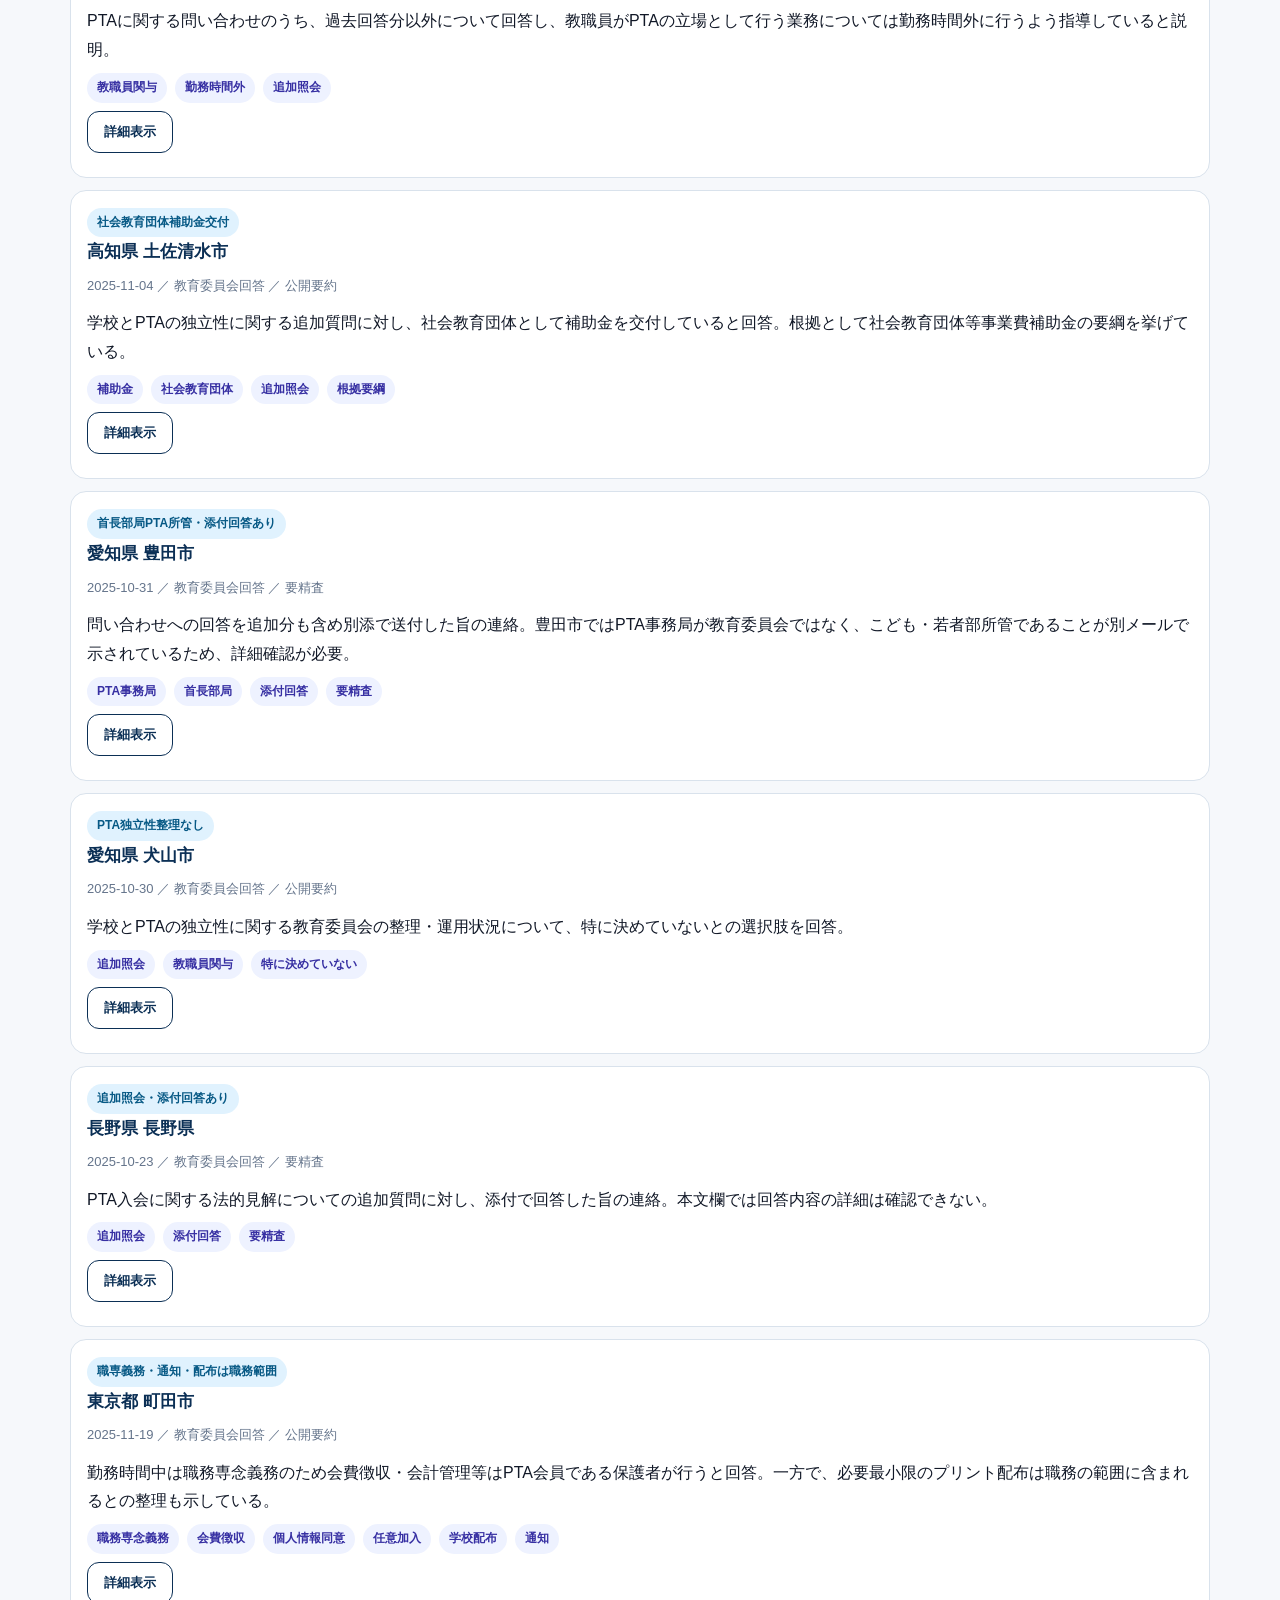
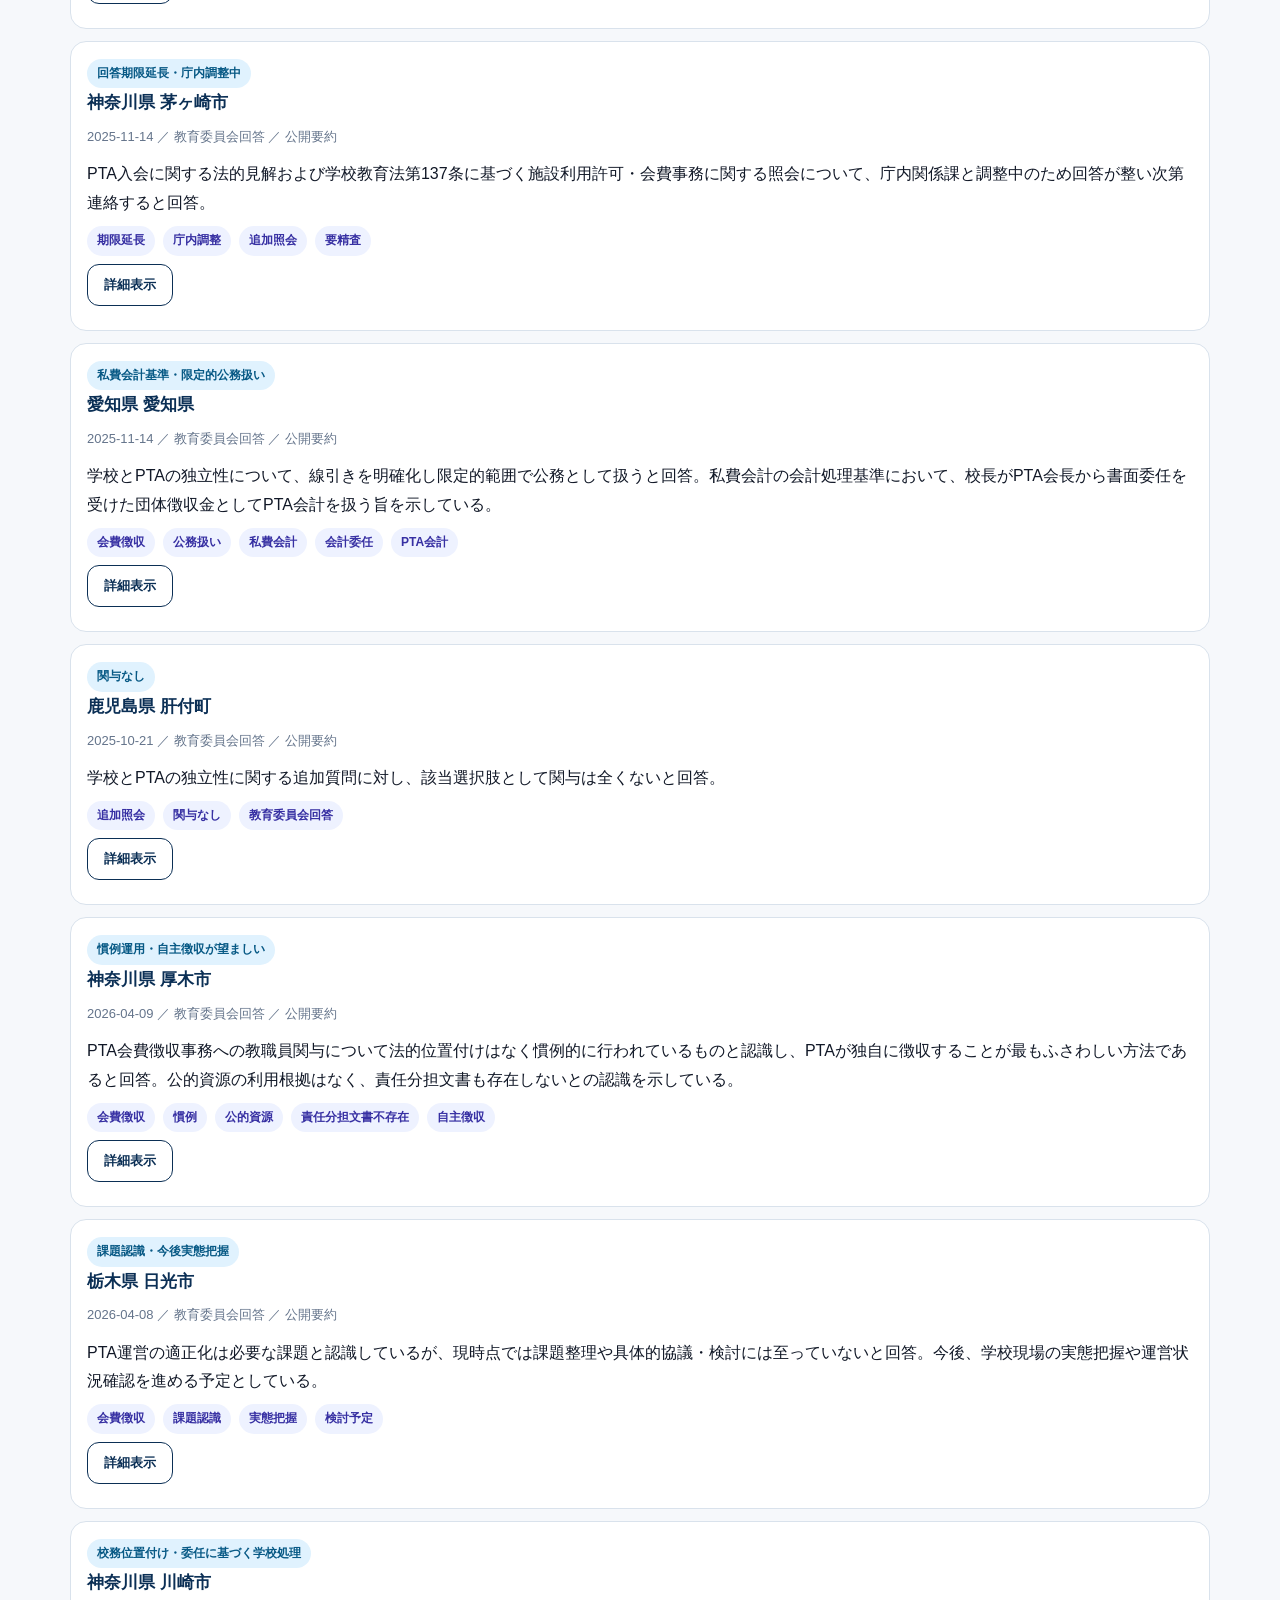
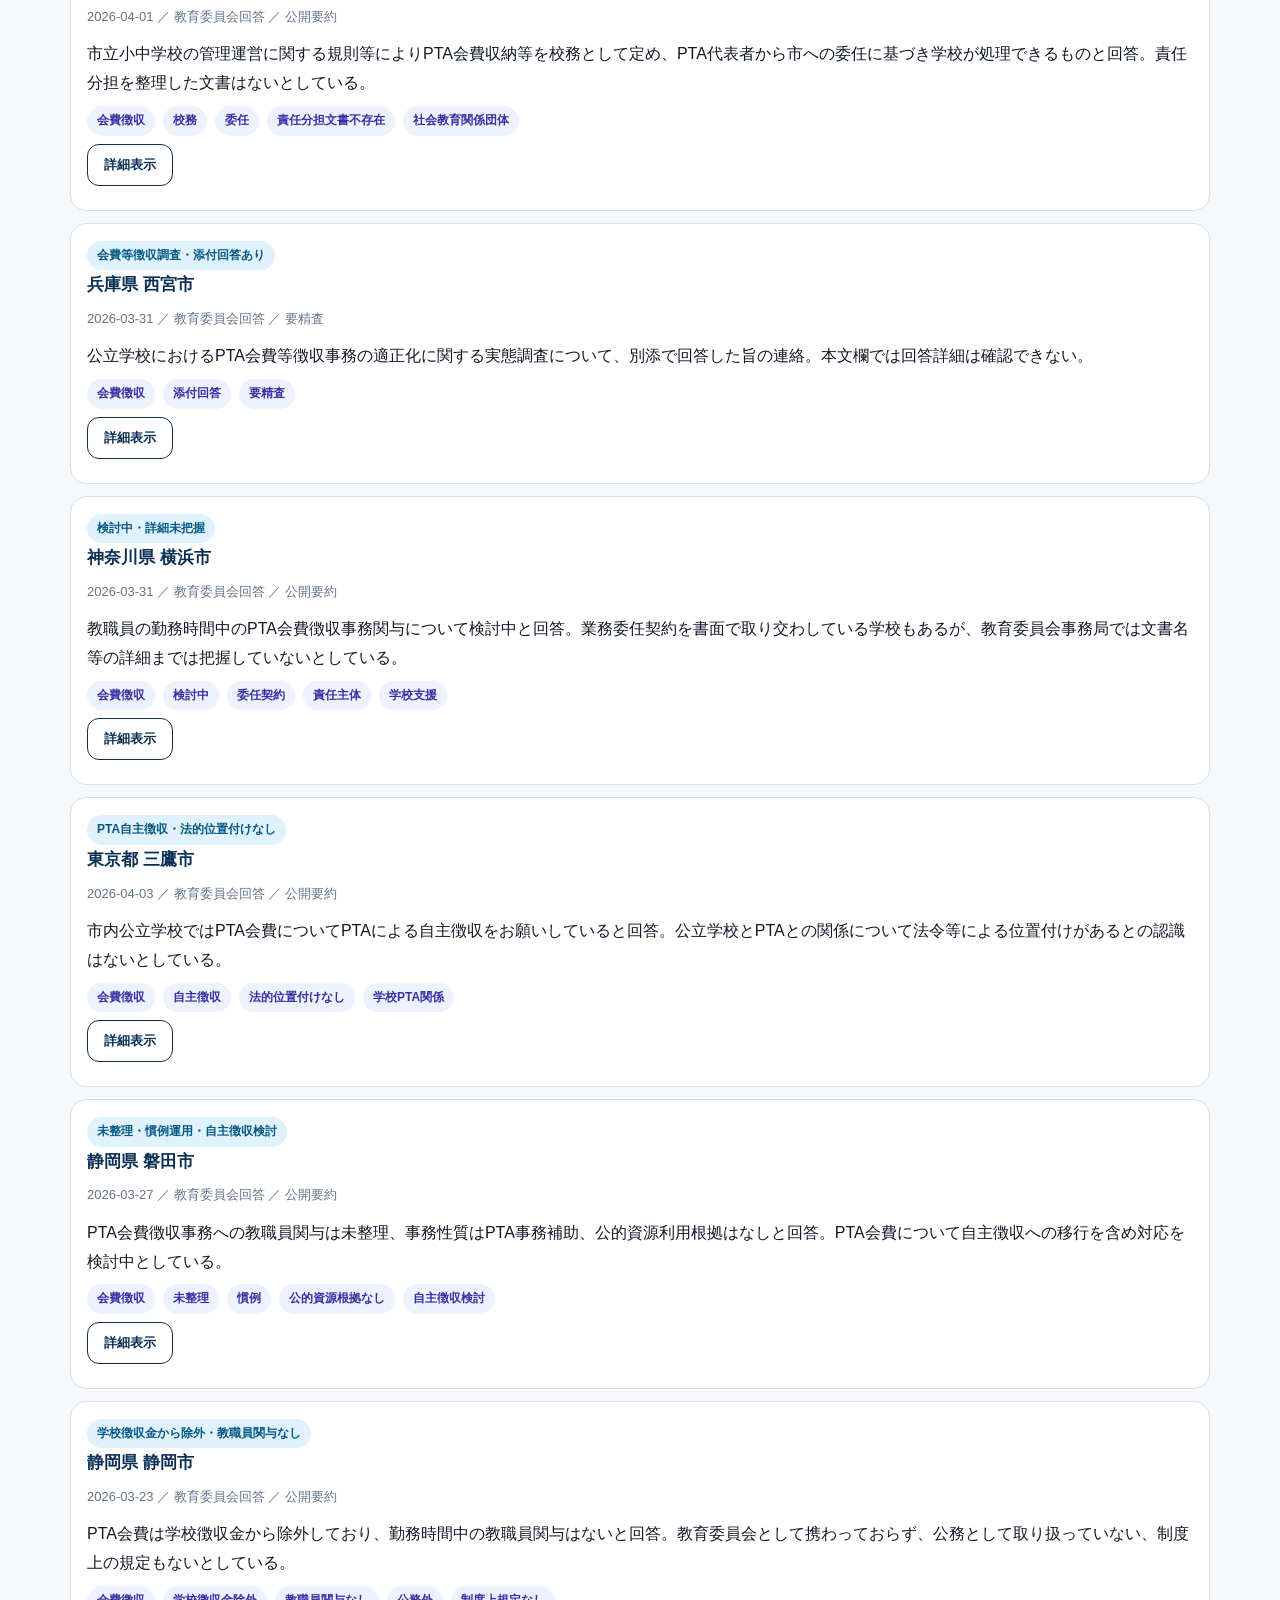
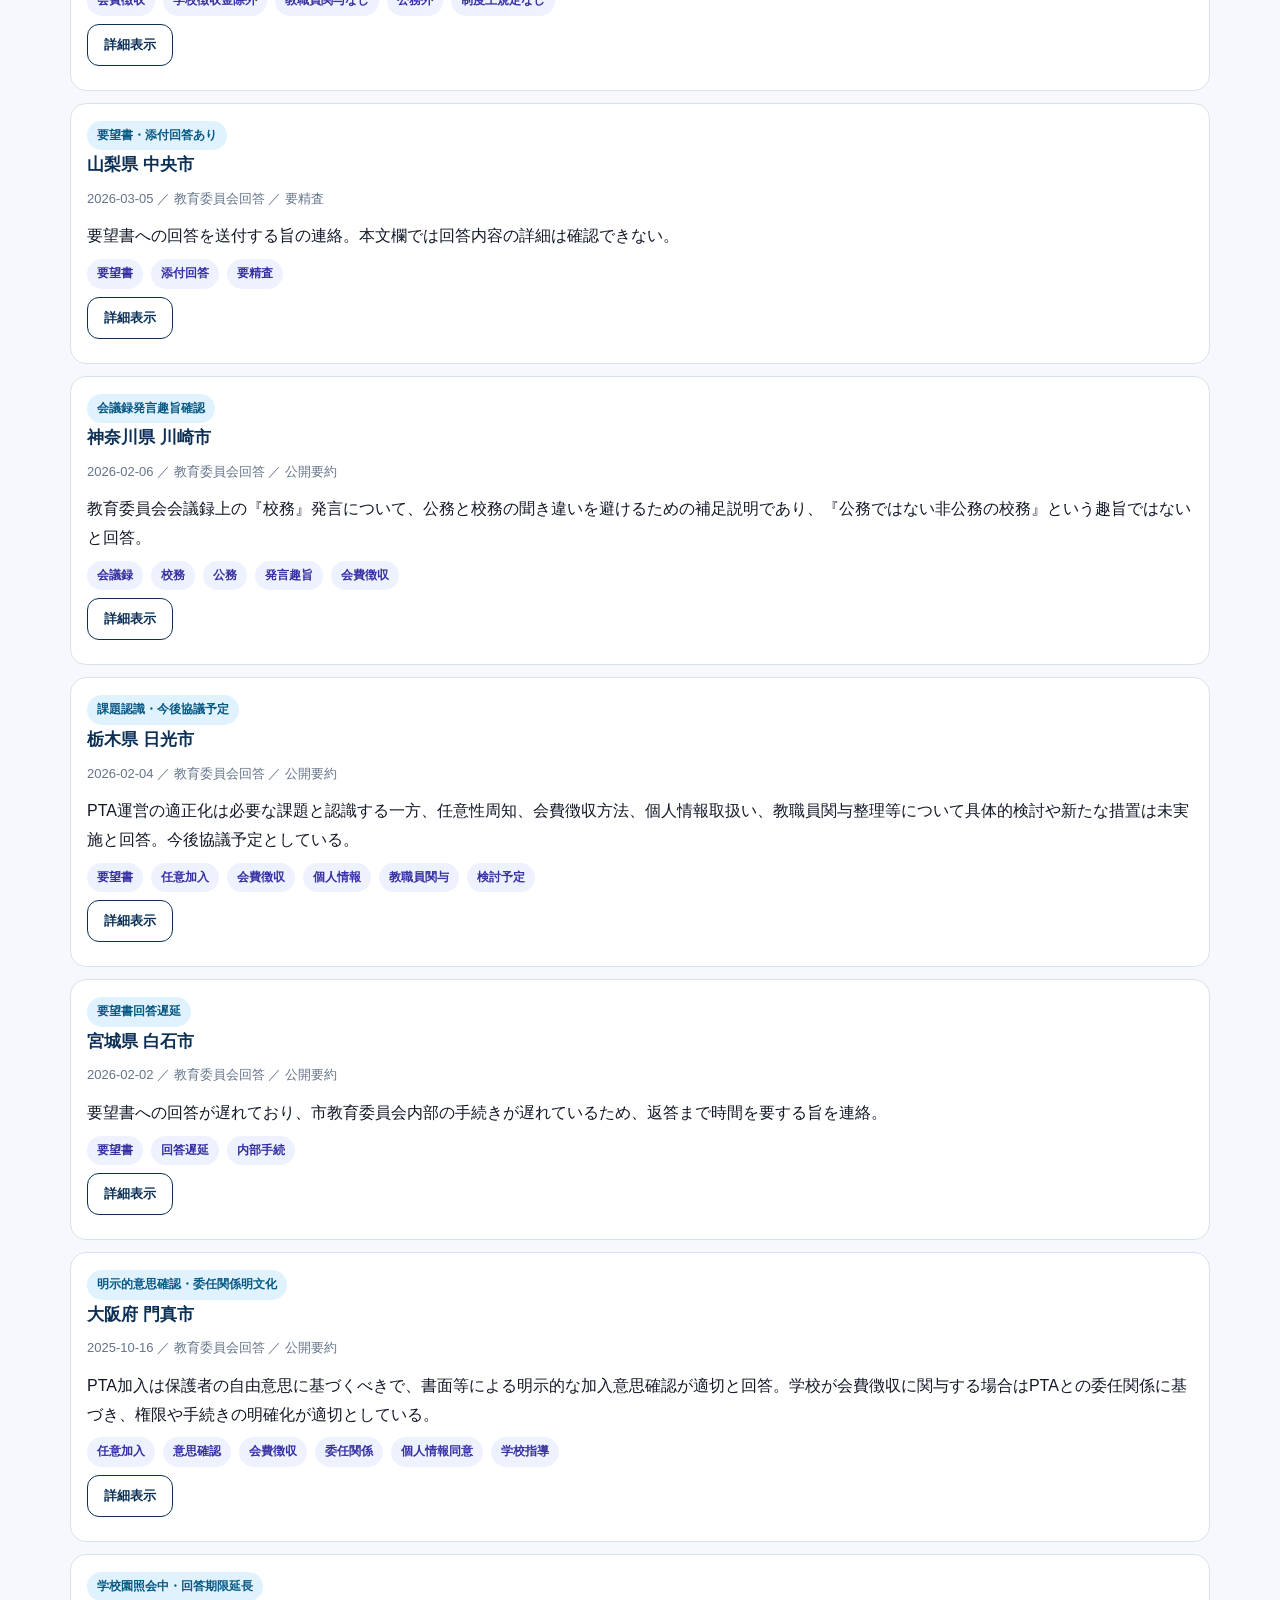
<file: pages/map.html>
<!doctype html>
<html lang="ja">
<head>
  <meta charset="utf-8">
  <meta name="viewport" content="width=device-width,initial-scale=1">
  <title>全国PTA実態マップ｜PTA適正化推進委員会</title>
  <meta name="description" content="全国の教育委員会回答とPTA関連資料を、自治体単位で整理・可視化するページです。公開要約を中心に、会費徴収・個人情報・教職員関与などの論点を確認できます。">
  <link rel="stylesheet" href="../assets/style.css">
  <style>
    .map-layout{display:grid;grid-template-columns:1fr 390px;gap:22px;align-items:start}.map-panel,.detail-panel{background:#fff;border:1px solid var(--line);border-radius:18px;padding:20px;box-shadow:0 10px 30px rgba(15,23,42,.05)}.map-grid{display:grid;grid-template-columns:repeat(6,1fr);gap:10px;margin-top:16px}.pref-cell{border:1px solid var(--line);background:#f8fafc;border-radius:12px;padding:10px;min-height:68px;cursor:pointer;text-align:left;transition:.18s}.pref-cell:hover{transform:translateY(-2px);box-shadow:0 8px 20px rgba(15,23,42,.08)}.pref-cell.active{outline:3px solid #bfdbfe;border-color:#2563eb;background:#eff6ff}.pref-name{font-weight:900;color:var(--navy);font-size:13px}.pref-count{font-size:12px;color:#475569}.pref-tags{display:flex;flex-wrap:wrap;gap:4px;margin-top:6px}.mini-dot{width:8px;height:8px;border-radius:50%;display:inline-block;background:#94a3b8}.mini-dot.fee{background:#b45309}.mini-dot.privacy{background:#2563eb}.mini-dot.staff{background:#047857}.mini-dot.join{background:#7c3aed}.detail-title{margin:0 0 8px;color:var(--navy);font-size:22px}.detail-meta{color:#64748b;font-size:13px;margin-bottom:12px}.record-list{display:grid;gap:12px}.record-card{border:1px solid var(--line);border-radius:16px;padding:16px;background:#fff}.record-card h3{font-size:17px;margin:0 0 6px;color:var(--navy)}.record-card p{margin:8px 0}.category{display:inline-block;border-radius:999px;background:#e0f2fe;color:#075985;font-size:12px;font-weight:900;padding:4px 10px}.counter-grid{display:grid;grid-template-columns:repeat(4,1fr);gap:12px;margin:22px 0}.counter{background:#fff;border:1px solid var(--line);border-radius:16px;padding:16px}.counter b{display:block;font-size:26px;color:var(--navy)}.counter span{font-size:13px;color:#64748b}.filter-row{display:flex;gap:10px;flex-wrap:wrap;margin:18px 0}.filter-row input,.filter-row select{padding:10px 12px;border:1px solid var(--line);border-radius:12px;background:#fff}.note-small{font-size:13px;color:#64748b}.empty{padding:24px;border:1px dashed #cbd5e1;border-radius:16px;background:#f8fafc;color:#475569}@media(max-width:980px){.map-layout{grid-template-columns:1fr}.map-grid{grid-template-columns:repeat(3,1fr)}.counter-grid{grid-template-columns:repeat(2,1fr)}}@media(max-width:560px){.map-grid{grid-template-columns:repeat(2,1fr)}}
  </style>
</head>
<body>
<header class="site-header"><div class="container header-inner"><a class="brand" href="../index.html"><span class="brand-title">PTA適正化推進委員会</span><span class="brand-sub">Evidence-based PTA Compliance Research</span></a><button class="nav-toggle">MENU</button><nav class="nav"><a href="../index.html">HOME</a><a href="map.html">全国マップ</a><a href="database.html">全国DB</a><a href="fee.html">会費徴収</a><a href="privacy.html">個人情報</a><a href="staff.html">教職員関与</a><a href="legal.html">法的論点</a><a href="contact.html">概要</a></nav></div></header>
<main>
<section class="page-title"><div class="container"><h1>全国PTA実態マップ</h1><p class="lead">教育委員会回答とPTA関連資料を自治体単位で整理し、学校とPTAの公私境界に関する論点を可視化します。</p></div></section>
<section class="section"><div class="container">
  <div class="notice"><b>公開方針：</b>このページは、メール本文全文をそのまま掲載するものではありません。担当者名・メールアドレス・電話番号等を除き、公開用要約と論点タグに整理して表示します。個別自治体の違法性を断定するものではなく、確認可能な回答内容を分類するための入口です。</div>
  <div class="counter-grid" id="counters"><div class="counter"><b>0</b><span>登録回答</span></div><div class="counter"><b>0</b><span>都道府県</span></div><div class="counter"><b>0</b><span>自治体</span></div><div class="counter"><b>0</b><span>タグ</span></div></div>
  <div class="filter-row"><input id="q" type="search" placeholder="自治体名・要約・タグで検索"><select id="tagFilter"><option value="">すべてのタグ</option></select><select id="prefFilter"><option value="">すべての都道府県</option></select><button class="btn secondary" id="resetBtn" type="button">絞り込み解除</button></div>
  <div class="map-layout">
    <section class="map-panel"><h2>自治体単位マップ</h2><p class="note-small">教育委員会回答101件を公開用要約データとして集計しています。全国PTA資料館の現場資料レイヤーは次段階で追加します。</p><div class="map-grid" id="prefGrid"></div></section>
    <aside class="detail-panel"><h2 class="detail-title" id="detailTitle">自治体を選択</h2><div class="detail-meta" id="detailMeta">地図または一覧から選択してください。</div><div id="detailBody" class="empty">教育委員会回答、PTA資料、会費徴収、個人情報、教職員関与などの要約がここに表示されます。</div></aside>
  </div>
  <section class="section"><h2>回答一覧</h2><div id="recordList" class="record-list"></div></section>
</div></section>
</main>
<footer class="site-footer"><div class="container footer-inner"><div><b>PTA適正化推進委員会</b><p class="small">一次資料に基づき、学校とPTAの公私分離を検証します。</p></div><div><a href="map.html">全国マップ</a><br><a href="database.html">全国DB</a><br><a href="legal.html">法的論点</a></div></div></footer>
<script src="../assets/app.js"></script>
<script>
const DATA_URLS=['../data/boe-map.json','../data/boe-map-rest.json'];
let allRecords=[];let filtered=[];let activePref='';
const prefGrid=document.getElementById('prefGrid'),recordList=document.getElementById('recordList'),detailTitle=document.getElementById('detailTitle'),detailMeta=document.getElementById('detailMeta'),detailBody=document.getElementById('detailBody'),q=document.getElementById('q'),tagFilter=document.getElementById('tagFilter'),prefFilter=document.getElementById('prefFilter');
function esc(s){return String(s||'').replace(/[&<>'"]/g,c=>({'&':'&amp;','<':'&lt;','>':'&gt;',"'":'&#39;','"':'&quot;'}[c]));}
function unique(arr){return [...new Set(arr.filter(Boolean))].sort((a,b)=>String(a).localeCompare(String(b),'ja'));}
function hasTag(r,t){return (r.tags||[]).includes(t)}
function dotClass(tag){if(tag.includes('会費')||tag.includes('徴収'))return 'fee';if(tag.includes('個人情報'))return 'privacy';if(tag.includes('教職員')||tag.includes('職専免')||tag.includes('校務'))return 'staff';if(tag.includes('入会')||tag.includes('意思')||tag.includes('みなし'))return 'join';return '';}
function applyFilters(){const term=q.value.trim().toLowerCase();const tag=tagFilter.value;const pref=prefFilter.value||activePref;filtered=allRecords.filter(r=>{const hay=[r.prefecture,r.municipality,r.category,r.summary,(r.tags||[]).join(' ')].join(' ').toLowerCase();return (!term||hay.includes(term))&&(!tag||hasTag(r,tag))&&(!pref||r.prefecture===pref);});renderAll();}
function renderCounters(){const prefs=unique(allRecords.map(r=>r.prefecture));const munis=unique(allRecords.map(r=>r.municipality));const tags=unique(allRecords.flatMap(r=>r.tags||[]));document.getElementById('counters').innerHTML=`<div class="counter"><b>${allRecords.length}</b><span>登録回答</span></div><div class="counter"><b>${prefs.length}</b><span>都道府県</span></div><div class="counter"><b>${munis.length}</b><span>自治体</span></div><div class="counter"><b>${tags.length}</b><span>タグ</span></div>`;}
function renderFilters(){tagFilter.innerHTML='<option value="">すべてのタグ</option>';prefFilter.innerHTML='<option value="">すべての都道府県</option>';unique(allRecords.flatMap(r=>r.tags||[])).forEach(t=>tagFilter.insertAdjacentHTML('beforeend',`<option value="${esc(t)}">${esc(t)}</option>`));unique(allRecords.map(r=>r.prefecture)).forEach(p=>prefFilter.insertAdjacentHTML('beforeend',`<option value="${esc(p)}">${esc(p)}</option>`));}
function renderPrefGrid(){const prefs=unique(allRecords.map(r=>r.prefecture));prefGrid.innerHTML=prefs.map(p=>{const rs=allRecords.filter(r=>r.prefecture===p);const dots=unique(rs.flatMap(r=>r.tags||[])).slice(0,5).map(t=>`<span class="mini-dot ${dotClass(t)}" title="${esc(t)}"></span>`).join('');return `<button class="pref-cell ${activePref===p?'active':''}" data-pref="${esc(p)}"><div class="pref-name">${esc(p)}</div><div class="pref-count">${rs.length}件</div><div class="pref-tags">${dots}</div></button>`}).join('');document.querySelectorAll('.pref-cell').forEach(btn=>btn.onclick=()=>{activePref=activePref===btn.dataset.pref?'':btn.dataset.pref;prefFilter.value=activePref;applyFilters();});}
function recordHtml(r){return `<article class="record-card"><span class="category">${esc(r.category)}</span><h3>${esc(r.prefecture)} ${esc(r.municipality)}</h3><div class="detail-meta">${esc(r.date)} ／ ${esc(r.source_type)} ／ ${esc(r.status)}</div><p>${esc(r.summary)}</p><div class="tag-list">${(r.tags||[]).map(t=>`<span class="tag">${esc(t)}</span>`).join('')}</div><p><button class="btn secondary" type="button" data-id="${esc(r.id)}">詳細表示</button></p></article>`}
function renderRecords(){recordList.innerHTML=filtered.length?filtered.map(recordHtml).join(''):'<div class="empty">該当する回答はありません。</div>';recordList.querySelectorAll('button[data-id]').forEach(b=>b.onclick=()=>{showDetail(allRecords.find(r=>r.id===b.dataset.id));detailBody.dataset.touched='1';});}
function showDetail(r){if(!r)return;detailTitle.textContent=`${r.prefecture} ${r.municipality}`;detailMeta.textContent=`${r.date} ／ ${r.category}`;detailBody.className='';detailBody.innerHTML=`<p>${esc(r.summary)}</p><div class="tag-list">${(r.tags||[]).map(t=>`<span class="tag">${esc(t)}</span>`).join('')}</div><div class="notice" style="margin-top:14px">原文は内部DBで管理し、公開時は個人名・連絡先等を除いた要約または加工済み原文を掲載します。</div>`;}
function renderAll(){renderCounters();renderPrefGrid();renderRecords();if(filtered.length&&!detailBody.dataset.touched){showDetail(filtered[0]);detailBody.dataset.touched='1';}}
Promise.all(DATA_URLS.map(url=>fetch(url).then(r=>{if(!r.ok)throw new Error(url);return r.json();}))).then(parts=>{allRecords=parts.flat().sort((a,b)=>a.id.localeCompare(b.id));filtered=allRecords;renderFilters();renderAll();}).catch(e=>{recordList.innerHTML='<div class="empty">データを読み込めませんでした。</div>';console.error(e)});
q.addEventListener('input',applyFilters);tagFilter.addEventListener('change',applyFilters);prefFilter.addEventListener('change',()=>{activePref=prefFilter.value;applyFilters();});document.getElementById('resetBtn').onclick=()=>{q.value='';tagFilter.value='';prefFilter.value='';activePref='';filtered=allRecords;delete detailBody.dataset.touched;renderAll();};
</script>
</body>
</html>
</file>
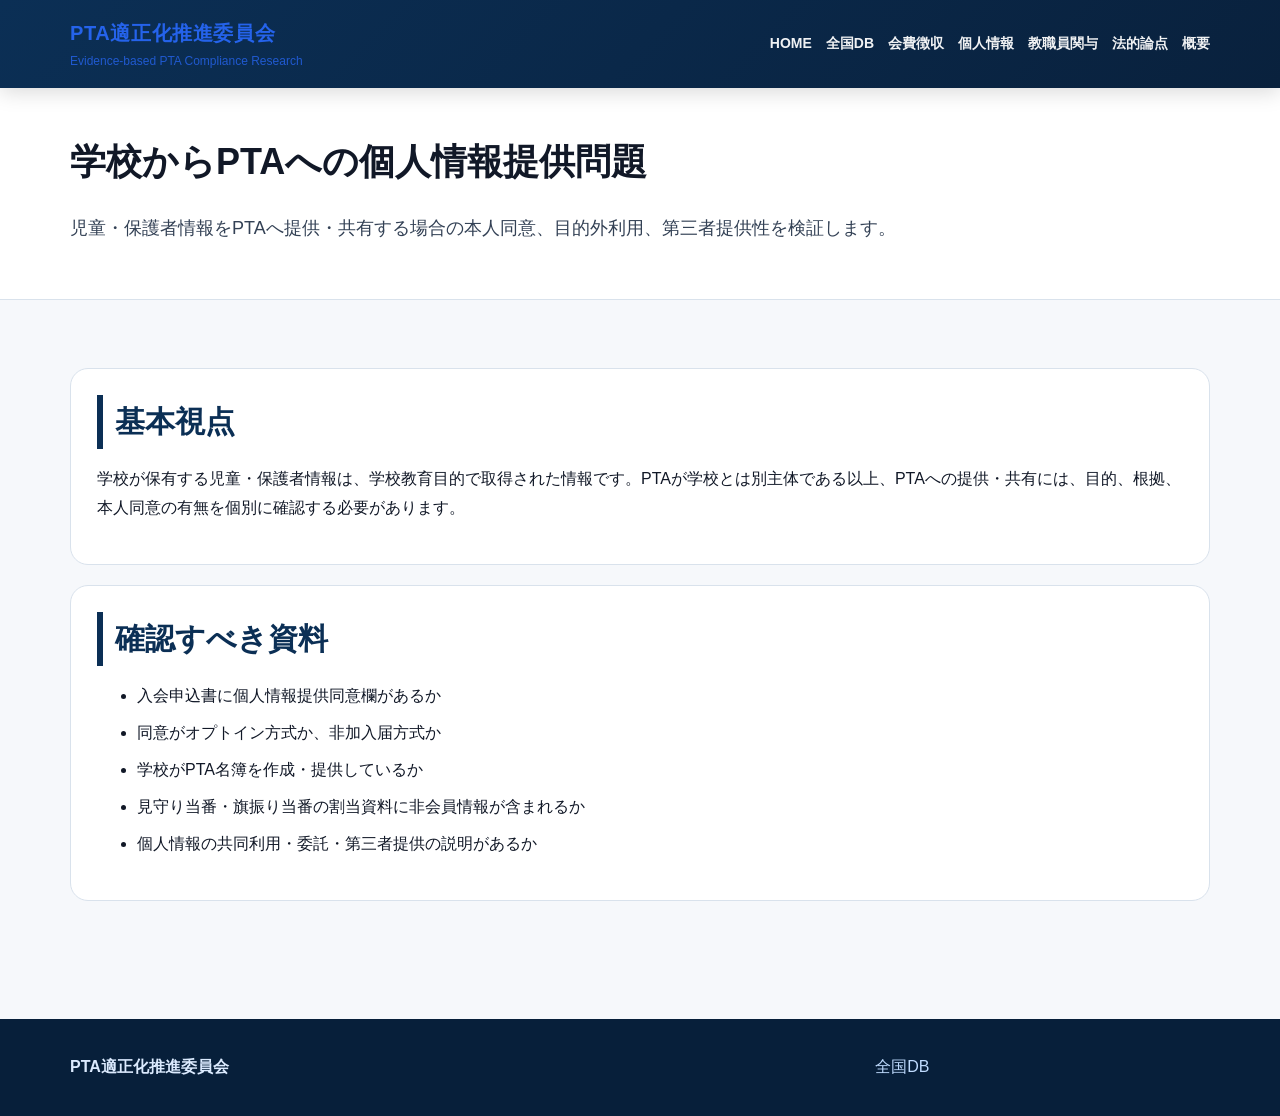
<file: pages/privacy.html>
<!doctype html><html lang="ja"><head><meta charset="utf-8"><meta name="viewport" content="width=device-width,initial-scale=1"><title>個人情報提供問題</title><link rel="stylesheet" href="../assets/style.css"></head><body><header class="site-header"><div class="container header-inner"><a class="brand" href="../index.html"><span class="brand-title">PTA適正化推進委員会</span><span class="brand-sub">Evidence-based PTA Compliance Research</span></a><button class="nav-toggle">MENU</button><nav class="nav"><a href="../index.html">HOME</a><a href="database.html">全国DB</a><a href="fee.html">会費徴収</a><a href="privacy.html">個人情報</a><a href="staff.html">教職員関与</a><a href="legal.html">法的論点</a><a href="contact.html">概要</a></nav></div></header><main><section class="page-title"><div class="container"><h1>学校からPTAへの個人情報提供問題</h1><p class="lead">児童・保護者情報をPTAへ提供・共有する場合の本人同意、目的外利用、第三者提供性を検証します。</p></div></section><section class="section"><div class="container"><article class="article"><h2>基本視点</h2><p>学校が保有する児童・保護者情報は、学校教育目的で取得された情報です。PTAが学校とは別主体である以上、PTAへの提供・共有には、目的、根拠、本人同意の有無を個別に確認する必要があります。</p></article><article class="article"><h2>確認すべき資料</h2><ul class="checklist"><li>入会申込書に個人情報提供同意欄があるか</li><li>同意がオプトイン方式か、非加入届方式か</li><li>学校がPTA名簿を作成・提供しているか</li><li>見守り当番・旗振り当番の割当資料に非会員情報が含まれるか</li><li>個人情報の共同利用・委託・第三者提供の説明があるか</li></ul></article></div></section></main><footer class="site-footer"><div class="container footer-inner"><div><b>PTA適正化推進委員会</b></div><div><a href="database.html">全国DB</a></div></div></footer><script src="../assets/app.js"></script></body></html>
</file>
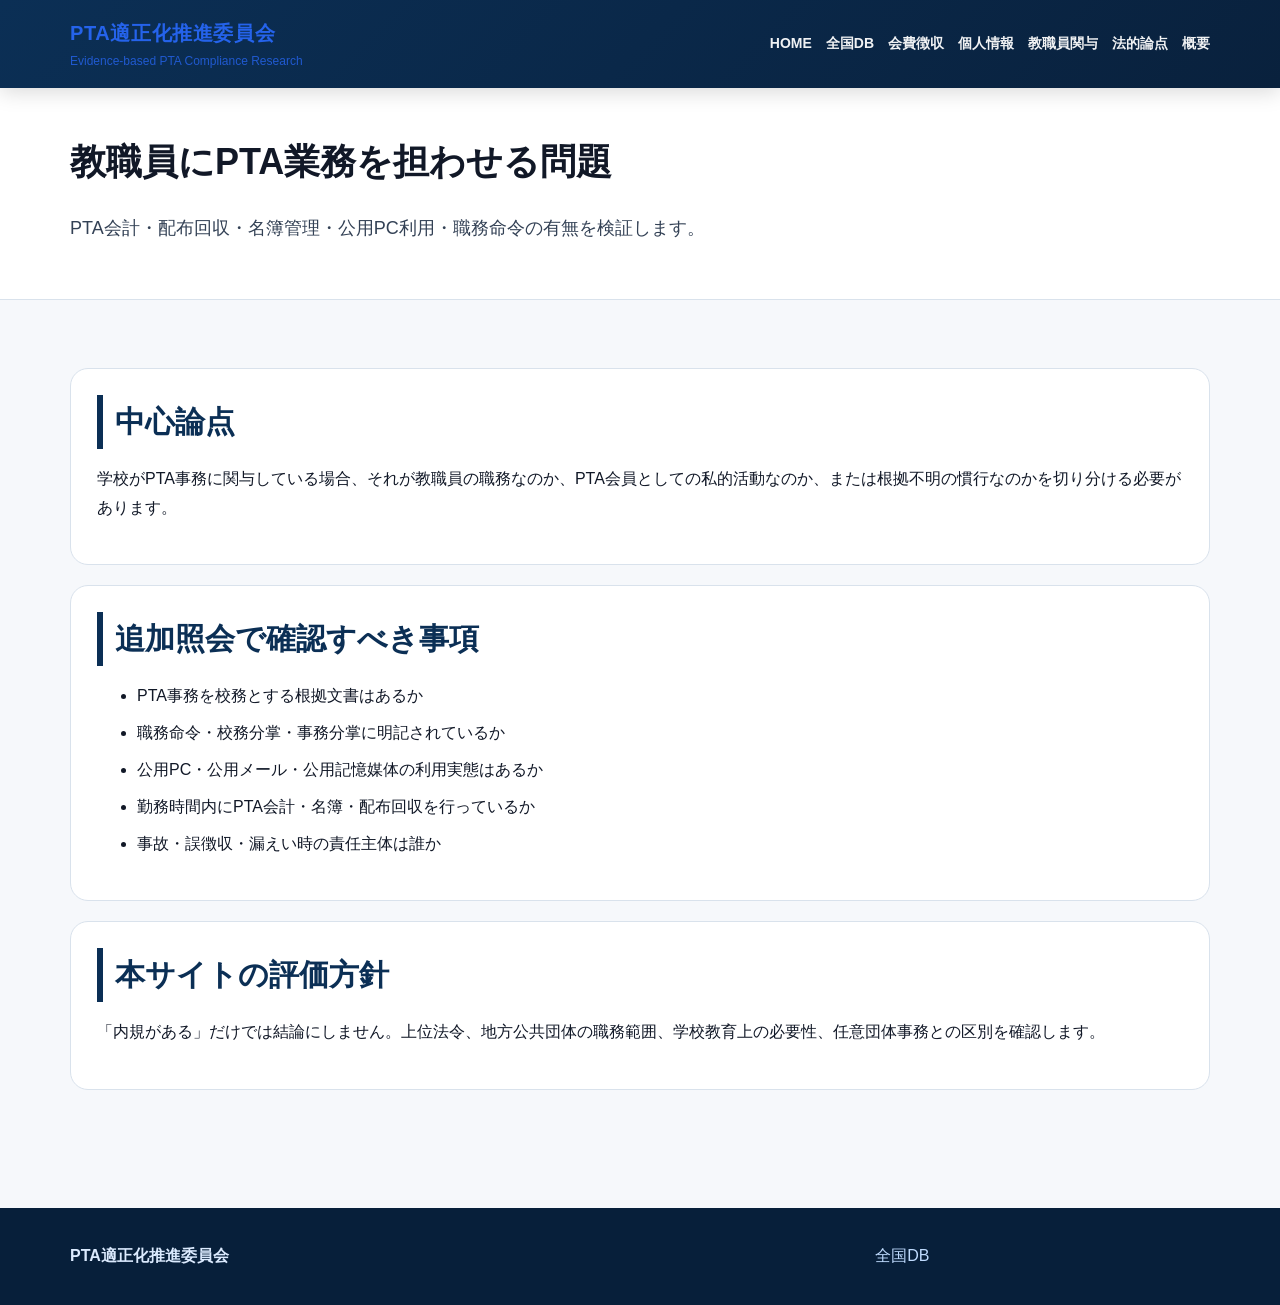
<file: pages/staff.html>
<!doctype html><html lang="ja"><head><meta charset="utf-8"><meta name="viewport" content="width=device-width,initial-scale=1"><title>教職員のPTA業務関与</title><link rel="stylesheet" href="../assets/style.css"></head><body><header class="site-header"><div class="container header-inner"><a class="brand" href="../index.html"><span class="brand-title">PTA適正化推進委員会</span><span class="brand-sub">Evidence-based PTA Compliance Research</span></a><button class="nav-toggle">MENU</button><nav class="nav"><a href="../index.html">HOME</a><a href="database.html">全国DB</a><a href="fee.html">会費徴収</a><a href="privacy.html">個人情報</a><a href="staff.html">教職員関与</a><a href="legal.html">法的論点</a><a href="contact.html">概要</a></nav></div></header><main><section class="page-title"><div class="container"><h1>教職員にPTA業務を担わせる問題</h1><p class="lead">PTA会計・配布回収・名簿管理・公用PC利用・職務命令の有無を検証します。</p></div></section><section class="section"><div class="container"><article class="article"><h2>中心論点</h2><p>学校がPTA事務に関与している場合、それが教職員の職務なのか、PTA会員としての私的活動なのか、または根拠不明の慣行なのかを切り分ける必要があります。</p></article><article class="article"><h2>追加照会で確認すべき事項</h2><ul class="checklist"><li>PTA事務を校務とする根拠文書はあるか</li><li>職務命令・校務分掌・事務分掌に明記されているか</li><li>公用PC・公用メール・公用記憶媒体の利用実態はあるか</li><li>勤務時間内にPTA会計・名簿・配布回収を行っているか</li><li>事故・誤徴収・漏えい時の責任主体は誰か</li></ul></article><article class="article"><h2>本サイトの評価方針</h2><p>「内規がある」だけでは結論にしません。上位法令、地方公共団体の職務範囲、学校教育上の必要性、任意団体事務との区別を確認します。</p></article></div></section></main><footer class="site-footer"><div class="container footer-inner"><div><b>PTA適正化推進委員会</b></div><div><a href="database.html">全国DB</a></div></div></footer><script src="../assets/app.js"></script></body></html>
</file>
<file: assets/style.css>
:root{--navy:#0b2f55;--navy2:#123f70;--blue:#2563eb;--sky:#eaf4ff;--ink:#111827;--muted:#6b7280;--line:#d9e2ec;--bg:#f6f8fb;--white:#fff;--red:#b91c1c;--amber:#b45309;--green:#047857;--black:#111827}*{box-sizing:border-box}body{margin:0;font-family:-apple-system,BlinkMacSystemFont,"Segoe UI","Noto Sans JP",sans-serif;color:var(--ink);background:var(--bg);line-height:1.8}a{color:var(--blue);text-decoration:none}a:hover{text-decoration:underline}.container{max-width:1180px;margin:auto;padding:0 20px}.site-header{background:linear-gradient(135deg,var(--navy),#09213d);color:#fff;position:sticky;top:0;z-index:20;box-shadow:0 4px 20px rgba(0,0,0,.15)}.header-inner{display:flex;align-items:center;justify-content:space-between;gap:20px;padding:15px 20px}.brand{display:flex;flex-direction:column}.brand-title{font-size:20px;font-weight:800;letter-spacing:.03em}.brand-sub{font-size:12px;opacity:.82}.nav-toggle{display:none;background:#fff;color:var(--navy);border:0;border-radius:999px;padding:8px 14px;font-weight:700}.nav{display:flex;gap:14px;align-items:center}.nav a{color:#fff;font-size:14px;font-weight:700;opacity:.94}.hero{background:linear-gradient(180deg,#fff,#eef6ff);border-bottom:1px solid var(--line)}.hero-inner{display:grid;grid-template-columns:1.2fr .8fr;gap:32px;align-items:center;padding:64px 20px}.eyebrow{display:inline-block;background:#dbeafe;color:#1e40af;border-radius:999px;padding:4px 12px;font-weight:800;font-size:13px}.hero h1{font-size:42px;line-height:1.25;margin:18px 0}.lead{font-size:18px;color:#334155}.hero-actions{display:flex;gap:12px;flex-wrap:wrap;margin-top:28px}.btn{display:inline-flex;align-items:center;justify-content:center;border-radius:12px;padding:11px 16px;font-weight:800;border:1px solid var(--navy);background:var(--navy);color:#fff}.btn.secondary{background:#fff;color:var(--navy)}.hero-card{background:#fff;border:1px solid var(--line);border-radius:22px;padding:24px;box-shadow:0 20px 50px rgba(15,23,42,.08)}.hero-card h2{margin-top:0;font-size:20px}.status-grid{display:grid;grid-template-columns:repeat(2,1fr);gap:10px}.status{border:1px solid var(--line);border-radius:14px;padding:12px;background:#fafafa}.status b{display:block;font-size:22px}.section{padding:48px 0}.section h2{font-size:30px;margin:0 0 10px}.section-intro{color:#475569;margin-bottom:24px}.cards{display:grid;grid-template-columns:repeat(3,1fr);gap:18px}.card{background:#fff;border:1px solid var(--line);border-radius:18px;padding:20px;box-shadow:0 10px 30px rgba(15,23,42,.05)}.card h3{margin-top:0;color:var(--navy)}.tag-list{display:flex;flex-wrap:wrap;gap:8px}.tag{display:inline-block;border-radius:999px;background:#eef2ff;color:#3730a3;font-size:12px;font-weight:800;padding:4px 10px}.risk-low{background:#d1fae5;color:#065f46}.risk-mid{background:#fef3c7;color:#92400e}.risk-high{background:#fee2e2;color:#991b1b}.risk-unknown{background:#e5e7eb;color:#374151}.table-wrap{overflow:auto;background:#fff;border:1px solid var(--line);border-radius:18px}table{border-collapse:collapse;width:100%;min-width:820px}th,td{padding:12px;border-bottom:1px solid var(--line);text-align:left;vertical-align:top;font-size:14px}th{background:#f1f5f9;color:#0f172a}.filters{display:flex;gap:10px;flex-wrap:wrap;margin:20px 0}.filters input,.filters select{padding:10px 12px;border:1px solid var(--line);border-radius:12px;background:#fff;min-width:180px}.page-title{background:#fff;border-bottom:1px solid var(--line)}.page-title .container{padding-top:42px;padding-bottom:36px}.page-title h1{margin:0;font-size:36px}.article{background:#fff;border:1px solid var(--line);border-radius:18px;padding:26px;margin:20px 0}.article h2{color:var(--navy);border-left:6px solid var(--navy);padding-left:12px}.notice{background:#fff7ed;border:1px solid #fed7aa;border-radius:16px;padding:16px}.site-footer{background:#071f3a;color:#dbeafe;margin-top:50px}.footer-inner{padding:34px 20px;display:grid;grid-template-columns:1.4fr .6fr;gap:24px}.footer-inner a{color:#bfdbfe}.small{font-size:13px;color:#64748b}.site-footer .small{color:#bfdbfe}.map-placeholder{height:360px;background:radial-gradient(circle at 30% 20%,#dbeafe,#fff 40%,#eff6ff);border:1px dashed #93c5fd;border-radius:18px;display:flex;align-items:center;justify-content:center;text-align:center;color:#1e3a8a;font-weight:800;padding:20px}.code{font-family:ui-monospace,SFMono-Regular,Menlo,Consolas,monospace;background:#0f172a;color:#e5e7eb;border-radius:14px;padding:16px;overflow:auto}.two-col{display:grid;grid-template-columns:1fr 1fr;gap:18px}.checklist li{margin:8px 0}.kbd{font-family:ui-monospace,SFMono-Regular,Menlo,Consolas,monospace;background:#e5e7eb;border-radius:6px;padding:2px 6px}@media(max-width:820px){.hero-inner,.cards,.two-col,.footer-inner{grid-template-columns:1fr}.nav{display:none;position:absolute;left:0;right:0;top:66px;background:#0b2f55;flex-direction:column;align-items:flex-start;padding:18px 20px}.nav.open{display:flex}.nav-toggle{display:block}.hero h1{font-size:32px}.header-inner{position:relative}.cards{gap:14px}}
</file>
